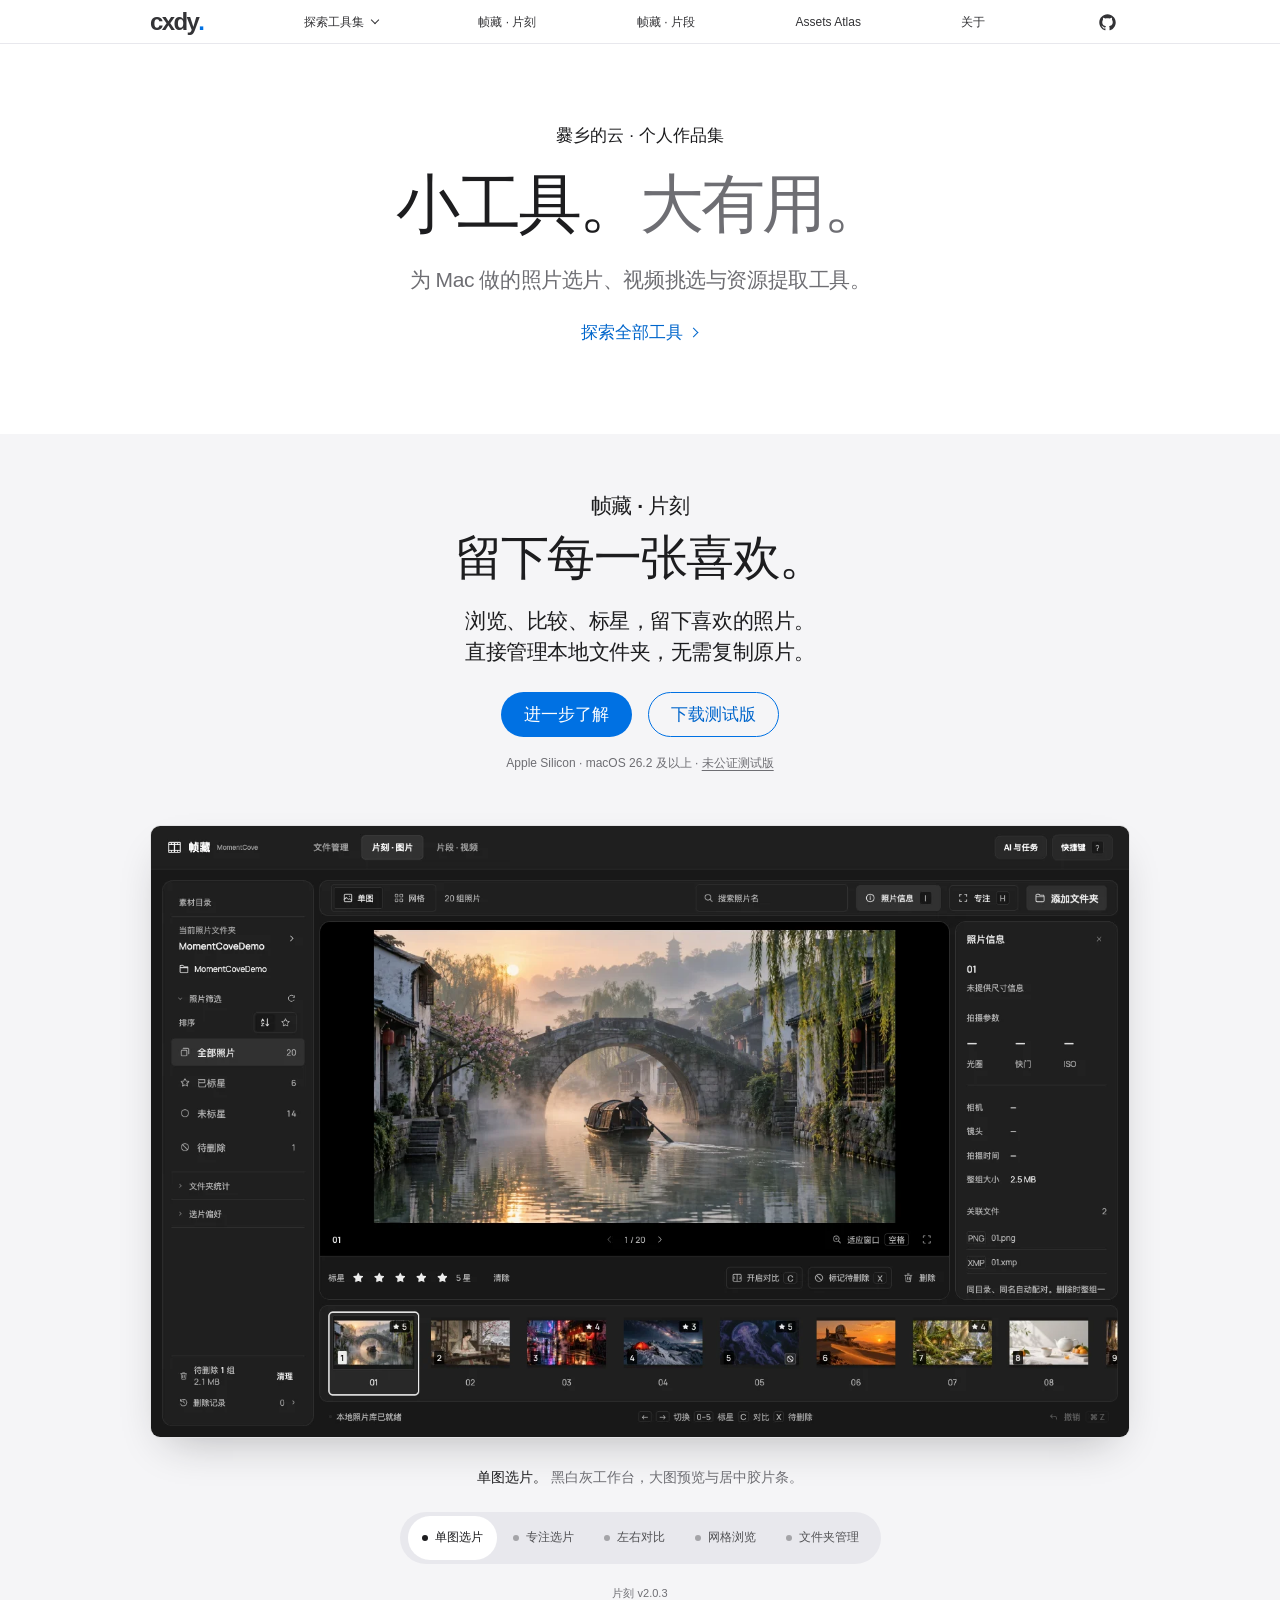
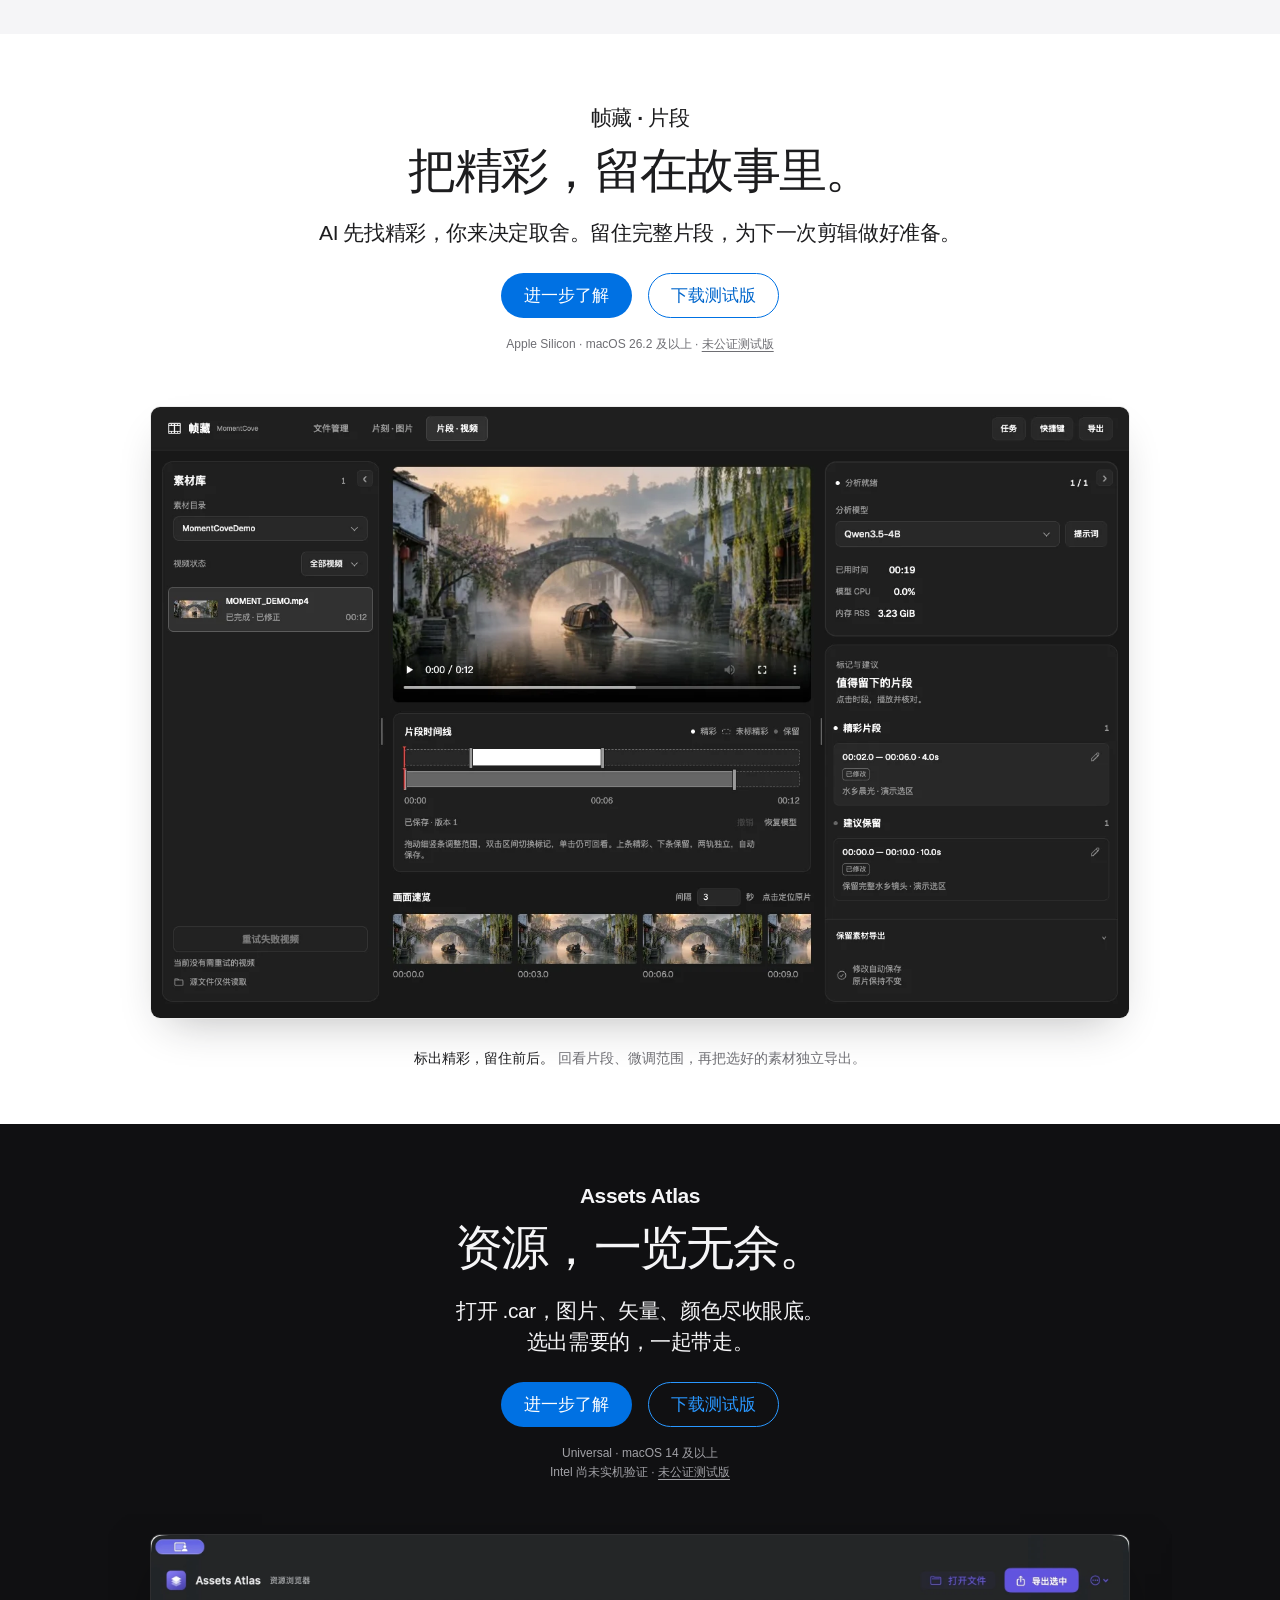
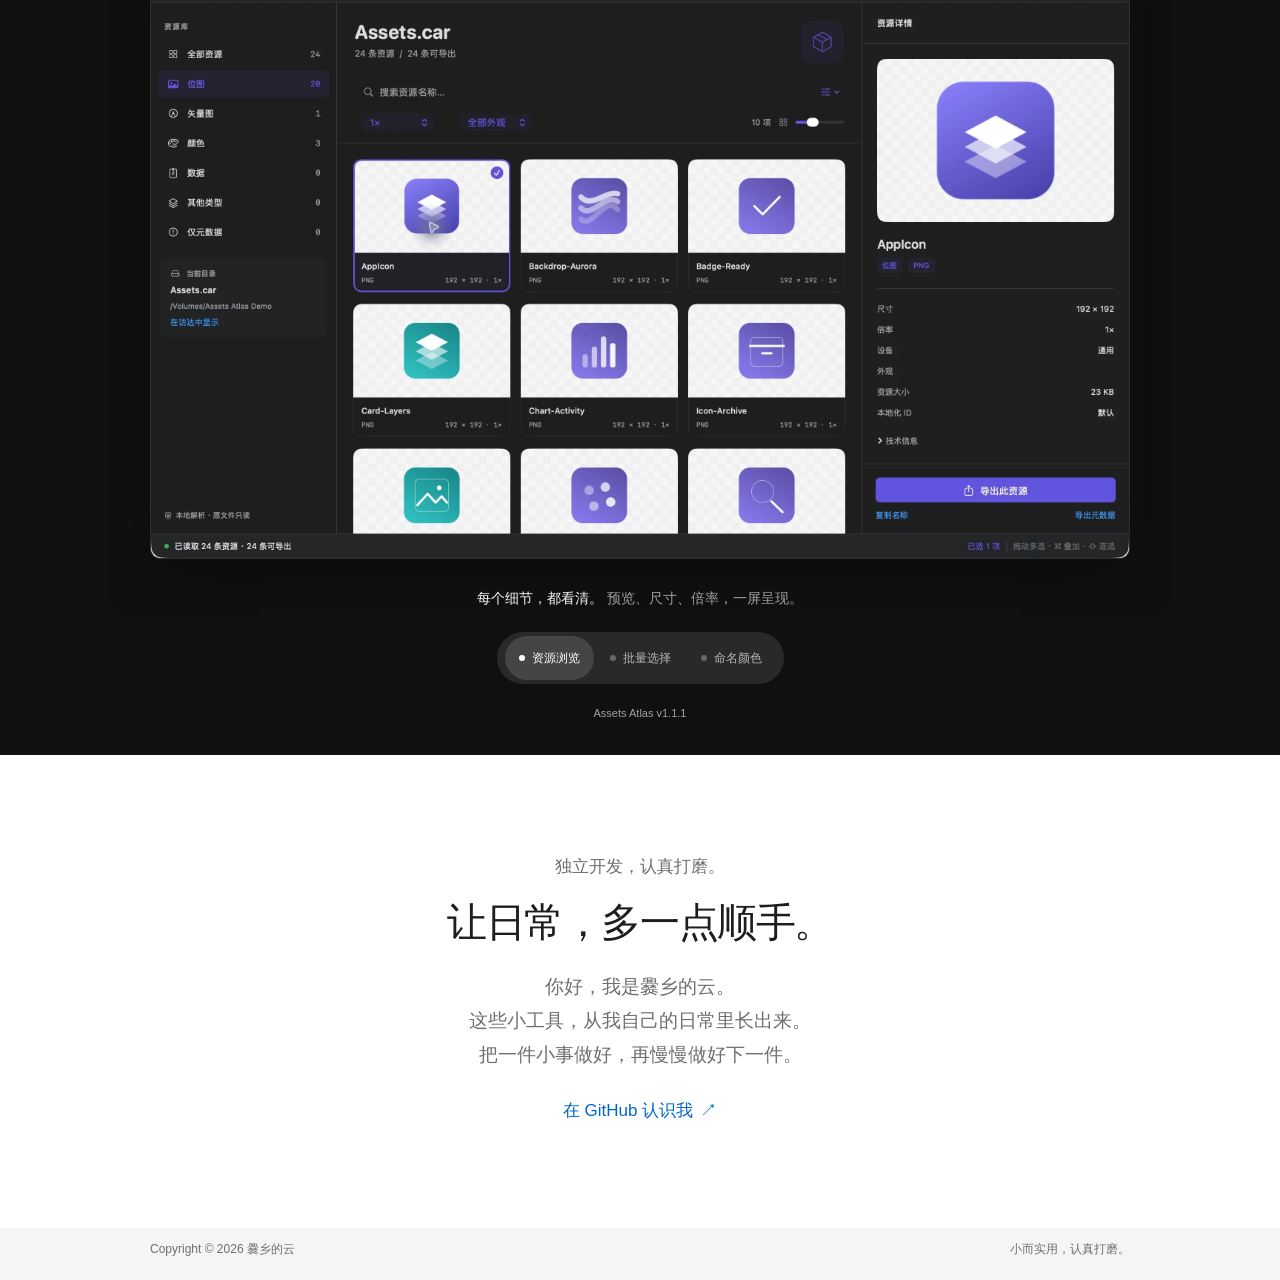
<file: index.html>
<!doctype html>
<html lang="zh-CN">
<head>
  <meta charset="utf-8">
  <meta name="viewport" content="width=device-width, initial-scale=1">
  <meta name="theme-color" content="#f5f5f7">
  <meta name="description" content="爨乡的云的个人作品集。片刻，留下每一张喜欢。片段，留下值得回看的故事。Assets Atlas，让资源一览无余。为 Mac 上的日常，做一点好用的改变。">
  <title>爨乡的云 · 小工具，大有用。</title>
  <link rel="icon" href="/assets/favicon.svg" type="image/svg+xml">
  <link rel="stylesheet" href="/assets/home.css?v=2.0.3">
  <script src="/assets/home.js" defer></script>
</head>
<body>
  <a class="skip-link" href="#main">跳到主要内容</a>
  <header class="global-header">
    <nav class="global-nav" aria-label="主导航">
      <a class="wordmark" href="/" aria-label="爨乡的云首页">cxdy<span>.</span></a>
      <details class="nav-menu">
        <summary><span class="desktop-label">探索工具集</span><span class="mobile-label">菜单</span><span class="menu-glyph" aria-hidden="true"></span></summary>
        <div class="nav-panel">
          <div class="nav-panel-inner">
            <div class="nav-products"><p>为日常，做一点好用的改变。</p>
              <a href="/cook-photo/"><span class="nav-app-icon nav-photo-icon" aria-hidden="true"></span><span class="nav-product-copy"><strong>帧藏 · 片刻</strong><small>留下每一张喜欢。</small></span><span class="nav-arrow" aria-hidden="true">›</span></a>
              <a href="/video-select/"><span class="nav-app-icon nav-video-icon" aria-hidden="true"></span><span class="nav-product-copy"><strong>帧藏 · 片段</strong><small>把精彩，留在故事里。</small></span><span class="nav-arrow" aria-hidden="true">›</span></a>
              <a href="/assets-atlas/"><img class="nav-app-icon" src="/assets/images/assets-atlas-icon.png" width="48" height="48" alt=""><span class="nav-product-copy"><strong>Assets Atlas</strong><small>资源，一览无余。</small></span><span class="nav-arrow" aria-hidden="true">›</span></a>
            </div>
            <div class="nav-more"><p>进一步了解</p><a href="#collection">所有工具</a><a href="#about">关于这个空间</a><a href="https://github.com/cxdyun" target="_blank" rel="noopener noreferrer">在 GitHub 关注<span class="sr-only">（在新标签页打开）</span><span aria-hidden="true"> ↗</span></a></div>
          </div>
        </div>
      </details>
      <a class="desktop-product" href="/cook-photo/">帧藏 · 片刻</a>
      <a class="desktop-product" href="/video-select/">帧藏 · 片段</a>
      <a class="desktop-product" href="/assets-atlas/">Assets Atlas</a>
      <a class="desktop-product" href="#about">关于</a>
      <a class="github-link" href="https://github.com/cxdyun" target="_blank" rel="noopener noreferrer" aria-label="GitHub（在新标签页打开）"><span class="github-icon" aria-hidden="true"></span></a>
    </nav>
  </header>
  <div class="menu-scrim" aria-hidden="true"></div>
  <main id="main" tabindex="-1">
    <section class="intro" aria-labelledby="intro-title">
      <p class="eyebrow">爨乡的云 · 个人作品集</p>
      <h1 id="intro-title">小工具。<span>大有用。</span></h1>
      <p class="intro-description">为 Mac 做的照片选片、视频挑选与资源提取工具。</p>
      <a class="text-link" href="#collection">探索全部工具 <span class="chevron" aria-hidden="true"></span></a>
    </section>
    <div class="collection" id="collection">
      <section class="product photo-product" aria-labelledby="photo-title">
        <div class="product-heading">
          <p class="product-category">帧藏 · 片刻</p>
          <h2 id="photo-title">留下每一张喜欢。</h2>
          <p class="product-description">浏览、比较、标星，留下喜欢的照片。<br>直接管理本地文件夹，无需复制原片。</p>
          <div class="product-actions">
            <a class="button" href="/cook-photo/">进一步了解<span class="sr-only">帧藏 · 片刻</span></a>
            <a class="button button-outline" href="https://github.com/cxdyun/cxdy-top/releases/download/cxdy-moment-v2.0.7/cxdy-moment-2.0.7-arm64.dmg">下载测试版<span class="sr-only">（帧藏 2.0.7，DMG，Apple Silicon）</span></a>
          </div>
          <p class="product-compatibility">Apple Silicon · macOS 26.2 及以上 · <a href="/cook-photo/#guide-title">未公证测试版</a></p>
        </div>
        <div class="gallery" data-gallery><div class="gallery-track" id="photo-gallery" tabindex="0" role="region" aria-roledescription="轮播图" aria-label="片刻真实界面，可横向滚动浏览"><figure class="gallery-slide"><a class="screenshot-link" href="/assets/images/cook-photo-single.webp?v=2.0.3" target="_blank" rel="noopener" aria-label="查看单图选片原尺寸截图（在新标签页打开）"><img src="/assets/images/cook-photo-single.webp?v=2.0.3" width="1440" height="900" fetchpriority="high" decoding="async" alt="片刻 2.0.3 单图选片真实界面：黑白灰工作台，大图预览与居中胶片条。"></a><figcaption><strong>单图选片。</strong> 黑白灰工作台，大图预览与居中胶片条。</figcaption></figure>
<figure class="gallery-slide"><a class="screenshot-link" href="/assets/images/cook-photo-focus.webp?v=2.0.3" target="_blank" rel="noopener" aria-label="查看专注选片原尺寸截图（在新标签页打开）"><img src="/assets/images/cook-photo-focus.webp?v=2.0.3" width="1440" height="900" loading="lazy" decoding="async" alt="片刻 2.0.3 专注选片真实界面：按 H 收起四周面板，把空间留给照片。"></a><figcaption><strong>专注选片。</strong> 按 H 收起四周面板，把空间留给照片。</figcaption></figure>
<figure class="gallery-slide"><a class="screenshot-link" href="/assets/images/cook-photo-compare.webp?v=2.0.3" target="_blank" rel="noopener" aria-label="查看左右对比原尺寸截图（在新标签页打开）"><img src="/assets/images/cook-photo-compare.webp?v=2.0.3" width="1440" height="900" loading="lazy" decoding="async" alt="片刻 2.0.3 左右对比真实界面：按 C 并排比较，放大查看细节。"></a><figcaption><strong>左右对比。</strong> 按 C 并排比较，放大查看细节。</figcaption></figure>
<figure class="gallery-slide"><a class="screenshot-link" href="/assets/images/cook-photo-grid.webp?v=2.0.3" target="_blank" rel="noopener" aria-label="查看网格浏览原尺寸截图（在新标签页打开）"><img src="/assets/images/cook-photo-grid.webp?v=2.0.3" width="1440" height="900" loading="lazy" decoding="async" alt="片刻 2.0.3 网格浏览真实界面：一屏浏览整组照片，白色轮廓标示当前选择。"></a><figcaption><strong>网格浏览。</strong> 一屏浏览整组照片，白色轮廓标示当前选择。</figcaption></figure>
<figure class="gallery-slide"><a class="screenshot-link" href="/assets/images/cook-photo-folders.webp?v=2.0.3" target="_blank" rel="noopener" aria-label="查看文件夹管理原尺寸截图（在新标签页打开）"><img src="/assets/images/cook-photo-folders.webp?v=2.0.3" width="1440" height="900" loading="lazy" decoding="async" alt="片刻 2.0.3 文件夹管理真实界面：记住本地目录，切换后继续上次的挑选。"></a><figcaption><strong>文件夹管理。</strong> 记住本地目录，切换后继续上次的挑选。</figcaption></figure></div><div class="gallery-controls" role="group" aria-label="切换片刻截图" hidden><button type="button" aria-controls="photo-gallery" aria-pressed="true"><span class="gallery-dot" aria-hidden="true"></span>单图选片</button>
<button type="button" aria-controls="photo-gallery" aria-pressed="false"><span class="gallery-dot" aria-hidden="true"></span>专注选片</button>
<button type="button" aria-controls="photo-gallery" aria-pressed="false"><span class="gallery-dot" aria-hidden="true"></span>左右对比</button>
<button type="button" aria-controls="photo-gallery" aria-pressed="false"><span class="gallery-dot" aria-hidden="true"></span>网格浏览</button>
<button type="button" aria-controls="photo-gallery" aria-pressed="false"><span class="gallery-dot" aria-hidden="true"></span>文件夹管理</button></div><p class="sr-only gallery-status" aria-live="polite" aria-atomic="true"></p></div>
        <p class="screenshot-note">片刻 v2.0.3</p>
      </section>
      <section class="product video-product" aria-labelledby="video-title">
        <div class="product-heading"><p class="product-category">帧藏 · 片段</p><h2 id="video-title">把精彩，留在故事里。</h2><p class="product-description">AI 先找精彩，你来决定取舍。<br class="mobile-break">留住完整片段，为下一次剪辑做好准备。</p><div class="product-actions"><a class="button" href="/video-select/">进一步了解<span class="sr-only">帧藏 · 片段</span></a><a class="button button-outline" href="https://github.com/cxdyun/cxdy-top/releases/download/cxdy-moment-v2.0.7/cxdy-moment-2.0.7-arm64.dmg">下载测试版<span class="sr-only">（帧藏 2.0.7，DMG，Apple Silicon）</span></a></div><p class="product-compatibility">Apple Silicon · macOS 26.2 及以上 · <a href="/video-select/#guide-title">未公证测试版</a></p></div>
        <div class="gallery"><figure class="gallery-slide"><a href="/video-select/"><img src="/assets/images/moment-video.webp?v=2.0.3" alt="片段实际界面：视频预览、精彩与保留双轨、模型状态和人工备注。演示视频由作者授权图片制作。" width="1440" height="900" loading="lazy" decoding="async"></a><figcaption><strong>标出精彩，留住前后。</strong> 回看片段、微调范围，再把选好的素材独立导出。</figcaption></figure></div>
      </section>
      <section class="product atlas-product" aria-labelledby="atlas-title">
        <div class="product-heading">
          <p class="product-category">Assets Atlas</p>
          <h2 id="atlas-title">资源，一览无余。</h2>
          <p class="product-description">打开 .car，图片、矢量、颜色尽收眼底。<br>选出需要的，一起带走。</p>
          <div class="product-actions">
            <a class="button" href="/assets-atlas/">进一步了解<span class="sr-only">Assets Atlas</span></a>
            <a class="button button-outline" href="https://github.com/cxdyun/cxdy-top/releases/download/assets-atlas-v1.1.1/Assets-Atlas-1.1.1-universal.zip">下载测试版<span class="sr-only">（Assets Atlas 1.1.1，ZIP，Universal）</span></a>
          </div>
          <p class="product-compatibility">Universal · macOS 14 及以上<br>Intel 尚未实机验证 · <a href="/assets-atlas/#guide-title">未公证测试版</a></p>
        </div>
        <div class="gallery" data-gallery>
          <div class="gallery-track" id="atlas-gallery" tabindex="0" role="region" aria-roledescription="轮播图" aria-label="Assets Atlas 真实界面，可横向滚动浏览">
            <figure class="gallery-slide">
              <a href="/assets/images/assets-atlas-library.webp" target="_blank" rel="noopener" aria-label="查看资源浏览原尺寸截图（在新标签页打开）"><img src="/assets/images/assets-atlas-library.webp" alt="Assets Atlas 资源浏览界面，左侧分类、中间图标网格、右侧预览与导出信息。" width="2640" height="1680" loading="lazy" decoding="async"></a>
              <figcaption><strong>每个细节，都看清。</strong> 预览、尺寸、倍率，一屏呈现。</figcaption>
            </figure>
            <figure class="gallery-slide">
              <a href="/assets/images/assets-atlas-selection.webp" target="_blank" rel="noopener" aria-label="查看批量选择原尺寸截图（在新标签页打开）"><img src="/assets/images/assets-atlas-selection.webp" alt="Assets Atlas 批量选择界面，十项资源以边框标记选中，可一并导出。" width="2640" height="1680" loading="lazy" decoding="async"></a>
              <figcaption><strong>选好，一起带走。</strong> 从一个图标，到一组资源。</figcaption>
            </figure>
            <figure class="gallery-slide">
              <a href="/assets/images/assets-atlas-colors.webp" target="_blank" rel="noopener" aria-label="查看命名颜色原尺寸截图（在新标签页打开）"><img src="/assets/images/assets-atlas-colors.webp" alt="Assets Atlas 命名颜色界面，显示颜色列表、紫色预览及 JSON 导出入口。" width="2640" height="1680" loading="lazy" decoding="async"></a>
              <figcaption><strong>好颜色，也有据可查。</strong> 查看颜色分量，导出 JSON。</figcaption>
            </figure>
          </div>
          <div class="gallery-controls" role="group" aria-label="切换 Assets Atlas 截图" hidden>
            <button type="button" aria-controls="atlas-gallery" aria-pressed="true"><span class="gallery-dot" aria-hidden="true"></span>资源浏览</button>
            <button type="button" aria-controls="atlas-gallery" aria-pressed="false"><span class="gallery-dot" aria-hidden="true"></span>批量选择</button>
            <button type="button" aria-controls="atlas-gallery" aria-pressed="false"><span class="gallery-dot" aria-hidden="true"></span>命名颜色</button>
          </div>
          <p class="sr-only gallery-status" aria-live="polite" aria-atomic="true"></p>
        </div>
        <p class="screenshot-note">Assets Atlas v1.1.1</p>
      </section>
    </div>
    <section class="about" id="about" aria-labelledby="about-title">
      <p class="eyebrow">独立开发，认真打磨。</p>
      <h2 id="about-title">让日常，<br class="mobile-break">多一点顺手。</h2>
      <p>你好，我是爨乡的云。<br>这些小工具，从我自己的日常里长出来。<br>把一件小事做好，再慢慢做好下一件。</p>
      <a class="text-link" href="https://github.com/cxdyun" target="_blank" rel="noopener noreferrer">在 GitHub 认识我 <span aria-hidden="true">↗</span><span class="sr-only">（在新标签页打开）</span></a>
    </section>
  </main>
  <footer class="footer">
    <div class="footer-inner">
      <div class="footer-bottom"><span>Copyright © 2026 爨乡的云</span><span class="footer-signoff">小而实用，认真打磨。</span></div>
    </div>
  </footer>
</body>
</html>
</file>
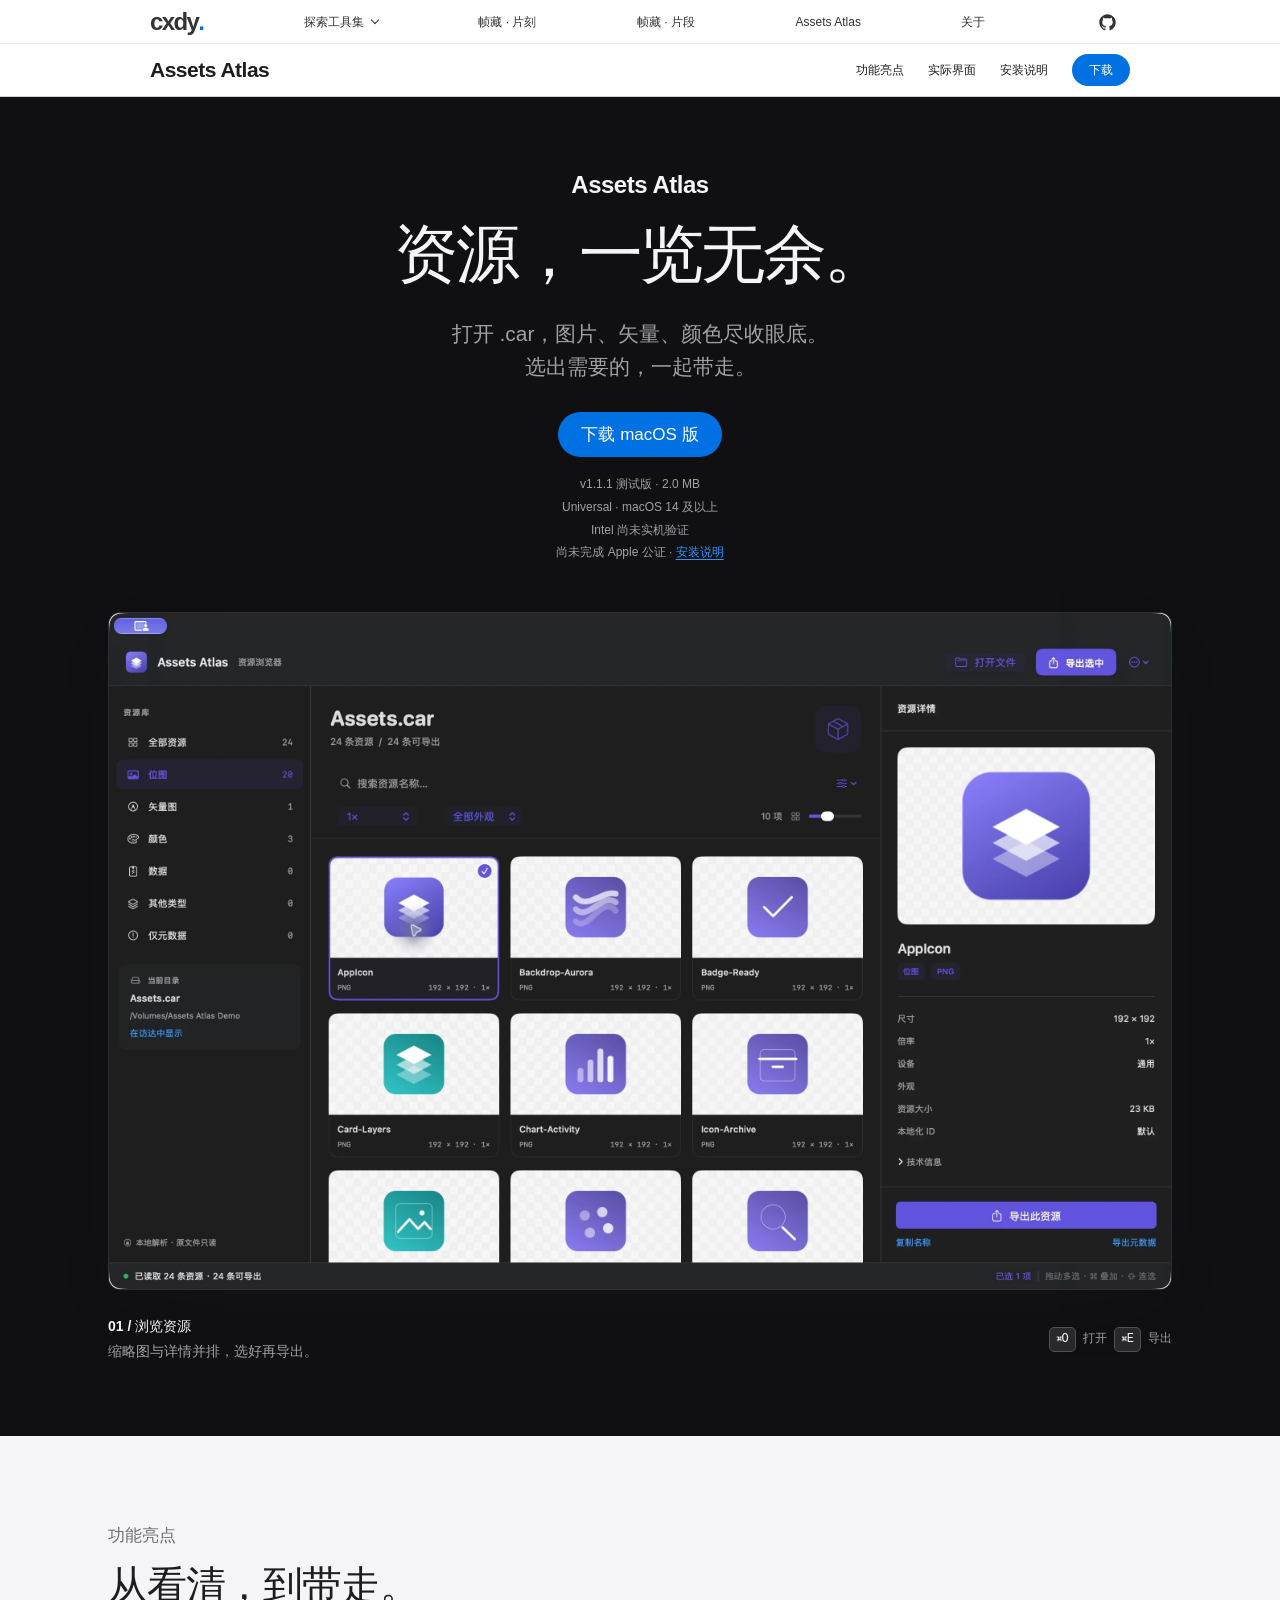
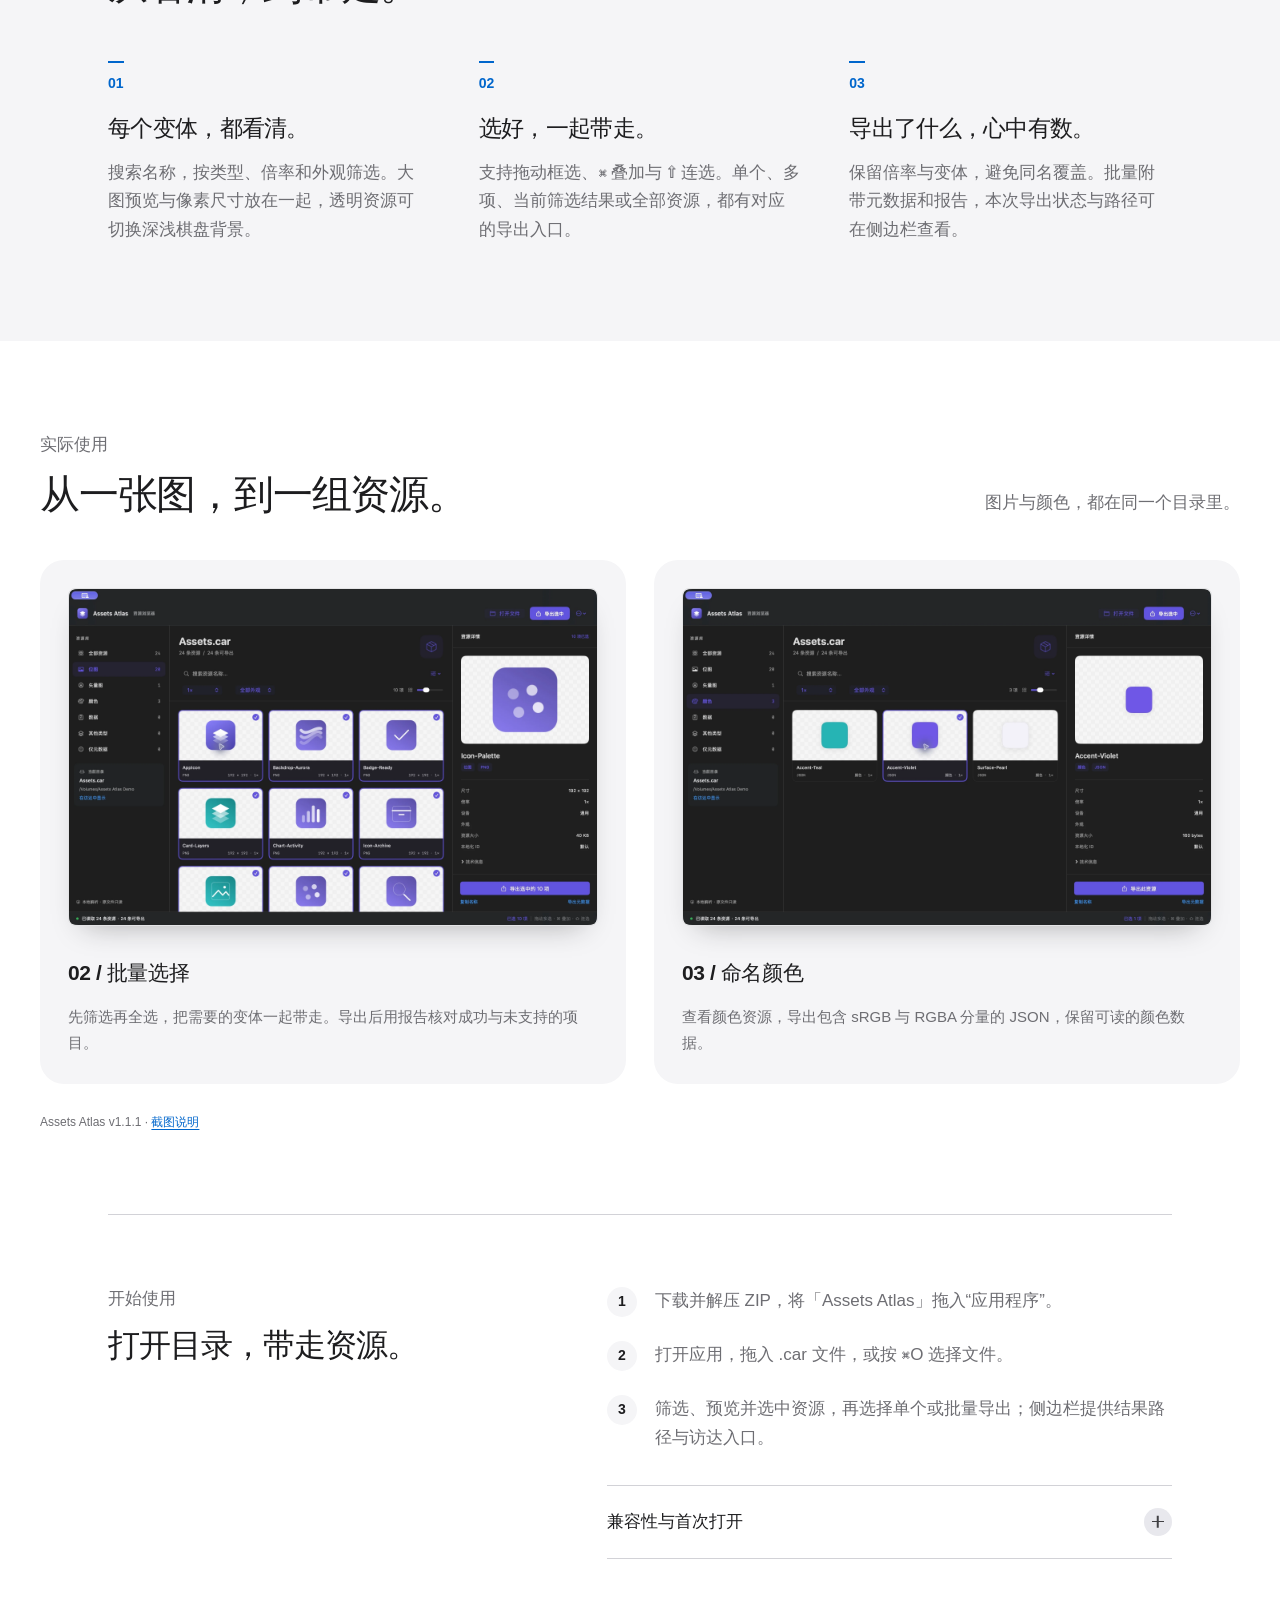
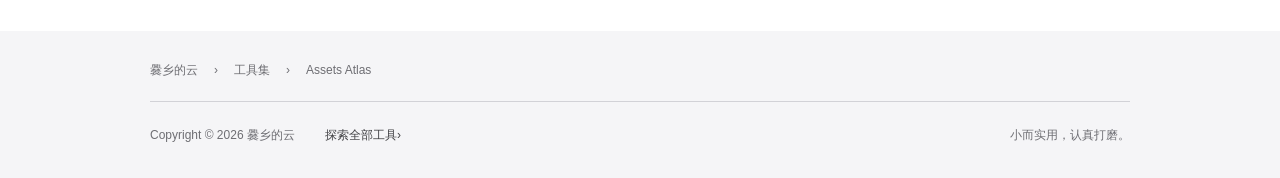
<file: assets-atlas/index.html>
<!doctype html>
<html lang="zh-CN">
<head>
  <meta charset="utf-8">
  <meta name="viewport" content="width=device-width, initial-scale=1">
  <meta name="theme-color" content="#f5f5f7">
  <meta name="description" content="Assets Atlas 是原生 macOS .car 资源浏览工具，支持图片、SVG、PDF 与颜色预览，鼠标多选、筛选与批量导出，全部在本机处理。">
  <meta property="og:title" content="Assets Atlas · 资源，一览无余。">
  <meta property="og:description" content="打开 Apple 编译资源目录，预览、筛选并导出图片、矢量与颜色。">
  <meta property="og:image" content="https://cxdy.top/assets/images/assets-atlas-library.webp">
  <meta property="og:url" content="https://cxdy.top/assets-atlas/">
  <meta property="og:type" content="website">
  <meta property="og:site_name" content="爨乡的云">
  <title>Assets Atlas · 爨乡的云</title>
  <link rel="icon" href="/assets/favicon.svg" type="image/svg+xml">
  <link rel="stylesheet" href="/assets/home.css?v=2.0.3">
  <link rel="stylesheet" href="/assets/site.css">
  <script src="/assets/home.js" defer></script>
</head>
<body class="detail-page atlas-detail">
  <a class="skip-link" href="#main">跳到主要内容</a>
  <header class="global-header">
    <nav class="global-nav" aria-label="主导航">
      <a class="wordmark" href="/" aria-label="爨乡的云首页">cxdy<span>.</span></a>
      <details class="nav-menu">
        <summary><span class="desktop-label">探索工具集</span><span class="mobile-label">菜单</span><span class="menu-glyph" aria-hidden="true"></span></summary>
        <div class="nav-panel">
          <div class="nav-panel-inner">
            <div class="nav-products"><p>为日常，做一点好用的改变。</p>
              <a href="/cook-photo/"><span class="nav-app-icon nav-photo-icon" aria-hidden="true"></span><span class="nav-product-copy"><strong>帧藏 · 片刻</strong><small>留下每一张喜欢。</small></span><span class="nav-arrow" aria-hidden="true">›</span></a>
              <a href="/video-select/"><span class="nav-app-icon nav-video-icon" aria-hidden="true"></span><span class="nav-product-copy"><strong>帧藏 · 片段</strong><small>把精彩，留在故事里。</small></span><span class="nav-arrow" aria-hidden="true">›</span></a>
              <a href="/assets-atlas/"><img class="nav-app-icon" src="/assets/images/assets-atlas-icon.png" width="48" height="48" alt=""><span class="nav-product-copy"><strong>Assets Atlas</strong><small>资源，一览无余。</small></span><span class="nav-arrow" aria-hidden="true">›</span></a>
            </div>
            <div class="nav-more"><p>进一步了解</p><a href="/#collection">所有工具</a><a href="/#about">关于这个空间</a><a href="https://github.com/cxdyun" target="_blank" rel="noopener noreferrer">在 GitHub 关注<span class="sr-only">（在新标签页打开）</span><span aria-hidden="true"> ↗</span></a></div>
          </div>
        </div>
      </details>
      <a class="desktop-product" href="/cook-photo/">帧藏 · 片刻</a>
      <a class="desktop-product" href="/video-select/">帧藏 · 片段</a>
      <a class="desktop-product" href="/assets-atlas/">Assets Atlas</a>
      <a class="desktop-product" href="/#about">关于</a>
      <a class="github-link" href="https://github.com/cxdyun" target="_blank" rel="noopener noreferrer" aria-label="GitHub（在新标签页打开）"><span class="github-icon" aria-hidden="true"></span></a>
    </nav>
  </header>
  <div class="menu-scrim" aria-hidden="true"></div>
  <div class="local-nav">
    <nav class="local-nav-inner" aria-label="Assets Atlas产品导航">
      <a class="local-title" href="#overview">Assets Atlas</a>
      <div class="local-links"><a class="local-overview" href="#features">功能亮点</a><a class="local-screens" href="#screens-title">实际界面</a><a href="#guide-title">安装说明</a><a class="button local-download" href="https://github.com/cxdyun/cxdy-top/releases/download/assets-atlas-v1.1.1/Assets-Atlas-1.1.1-universal.zip">下载<span class="sr-only">Assets Atlas测试版</span></a></div>
    </nav>
  </div>
    <main class="tool-page" id="main" tabindex="-1">
      <section class="tool-hero release-hero" id="overview" aria-labelledby="tool-title">
        <div class="tool-copy">
          <h1 id="tool-title">Assets Atlas</h1>
          <p class="tool-lead">资源，一览无余。</p>
          <p class="tool-description">打开 .car，图片、矢量、颜色尽收眼底。<br>选出需要的，一起带走。</p>
        </div>
        <div class="release-download">
          <a class="button primary-link" href="https://github.com/cxdyun/cxdy-top/releases/download/assets-atlas-v1.1.1/Assets-Atlas-1.1.1-universal.zip">下载 macOS 版<span class="sr-only">（ZIP 安装包，Universal）</span></a>
          <p class="runtime-note">v1.1.1 测试版 · 2.0 MB<br>Universal · macOS 14 及以上<br>Intel 尚未实机验证<br>尚未完成 Apple 公证 · <a href="#guide-title">安装说明</a></p>
        </div>
      </section>
      <figure class="product-shot hero-shot">
        <a class="screenshot-link" href="/assets/images/assets-atlas-library.webp" target="_blank" rel="noopener" aria-label="查看资源浏览原尺寸截图（在新标签页打开）"><img src="/assets/images/assets-atlas-library.webp" alt="Assets Atlas 真实界面：左侧按资源类型分类，中间显示紫色和青绿色演示图标，右侧预览选中的 AppIcon 并显示像素尺寸、倍率和导出按钮。" width="2640" height="1680" fetchpriority="high" decoding="async"></a>
        <figcaption><span><b>01 / 浏览资源</b> 缩略图与详情并排，选好再导出。</span><span class="shot-shortcut"><kbd>⌘O</kbd> 打开 <kbd>⌘E</kbd> 导出</span></figcaption>
      </figure>
      <section class="tool-features" id="features" aria-labelledby="features-title">
        <div class="feature-heading"><p class="eyebrow">功能亮点</p><h2 id="features-title">从看清，到带走。</h2></div>
        <div class="feature-grid">
        <div><span class="feature-index">01</span><h3>每个变体，都看清。</h3><p>搜索名称，按类型、倍率和外观筛选。大图预览与像素尺寸放在一起，透明资源可切换深浅棋盘背景。</p></div>
        <div><span class="feature-index">02</span><h3>选好，一起带走。</h3><p>支持拖动框选、⌘ 叠加与 ⇧ 连选。单个、多项、当前筛选结果或全部资源，都有对应的导出入口。</p></div>
        <div><span class="feature-index">03</span><h3>导出了什么，心中有数。</h3><p>保留倍率与变体，避免同名覆盖。批量附带元数据和报告，本次导出状态与路径可在侧边栏查看。</p></div>
        </div>
      </section>
      <section class="screen-gallery" aria-labelledby="screens-title">
        <div class="gallery-heading"><div><p class="eyebrow">实际使用</p><h2 id="screens-title">从一张图，到一组资源。</h2></div><p>图片与颜色，都在同一个目录里。</p></div>
        <div class="screen-pair">
          <figure class="product-shot"><a class="screenshot-link" href="/assets/images/assets-atlas-selection.webp" target="_blank" rel="noopener" aria-label="查看批量选择原尺寸截图（在新标签页打开）"><img src="/assets/images/assets-atlas-selection.webp" alt="批量选择真实界面：十项资源以紫色边框标为选中，详情区显示导出选中的十项。" width="2640" height="1680" loading="lazy" decoding="async"></a><figcaption><b>02 / 批量选择</b><p>先筛选再全选，把需要的变体一起带走。导出后用报告核对成功与未支持的项目。</p></figcaption></figure>
          <figure class="product-shot"><a class="screenshot-link" href="/assets/images/assets-atlas-colors.webp" target="_blank" rel="noopener" aria-label="查看命名颜色原尺寸截图（在新标签页打开）"><img src="/assets/images/assets-atlas-colors.webp" alt="命名颜色真实界面：青绿、紫色和浅色三种演示颜色，右侧预览紫色并提供 JSON 导出。" width="2640" height="1680" loading="lazy" decoding="async"></a><figcaption><b>03 / 命名颜色</b><p>查看颜色资源，导出包含 sRGB 与 RGBA 分量的 JSON，保留可读的颜色数据。</p></figcaption></figure>
        </div>
        <p class="screenshot-note">Assets Atlas v1.1.1 · <a href="/assets-atlas/截图说明.md">截图说明<span class="sr-only">（Markdown 文档）</span></a></p>
      </section>
      <section class="start-guide" aria-labelledby="guide-title">
        <div><p class="eyebrow">开始使用</p><h2 id="guide-title">打开目录，带走资源。</h2></div>
        <div class="guide-content">
          <ol><li><span>下载并解压 ZIP，将「Assets Atlas」拖入“应用程序”。</span></li><li><span>打开应用，拖入 .car 文件，或按 ⌘O 选择文件。</span></li><li><span>筛选、预览并选中资源，再选择单个或批量导出；侧边栏提供结果路径与访达入口。</span></li></ol>
          <details><summary>兼容性与首次打开<span class="details-plus" aria-hidden="true"></span></summary><p>当前为临时签名、未公证的测试构建。若系统阻止首次启动，请确认来自本站，再参考 <a href="https://support.apple.com/zh-cn/102445" target="_blank" rel="noopener noreferrer">Apple 官方说明</a> 使用系统提供的确认入口。安装包包含 Apple Silicon 与 Intel 两种架构；已在 Apple Silicon Mac 上运行验证，Intel 尚未实机验证。</p><p>位图导出为 PNG；SVG、PDF 在系统支持时保留矢量，颜色导出 JSON，原始数据导出 BIN。部分图层容器与矢量符号只能提供元数据，报告会明确列出；不保证还原全部编译前信息，也不修改原 .car 文件。</p><p><a href="https://github.com/cxdyun/cxdy-top/releases/tag/assets-atlas-v1.1.1">发行说明</a> · <a href="https://github.com/cxdyun/cxdy-top/releases/download/assets-atlas-v1.1.1/Assets-Atlas-1.1.1-universal.zip.sha256">SHA-256 校验文件</a></p></details>
        </div>
      </section>
    </main>
    <footer class="footer">
      <div class="footer-inner">
        <nav class="footer-breadcrumb" aria-label="面包屑导航"><a href="/">爨乡的云</a><span aria-hidden="true">›</span><a href="/#collection">工具集</a><span aria-hidden="true">›</span><span>Assets Atlas</span></nav>
        <div class="footer-bottom"><span>Copyright © 2026 爨乡的云</span><a href="/">探索全部工具 <span aria-hidden="true">›</span></a><span class="footer-signoff">小而实用，认真打磨。</span></div>
      </div>
    </footer>
</body>
</html>
</file>
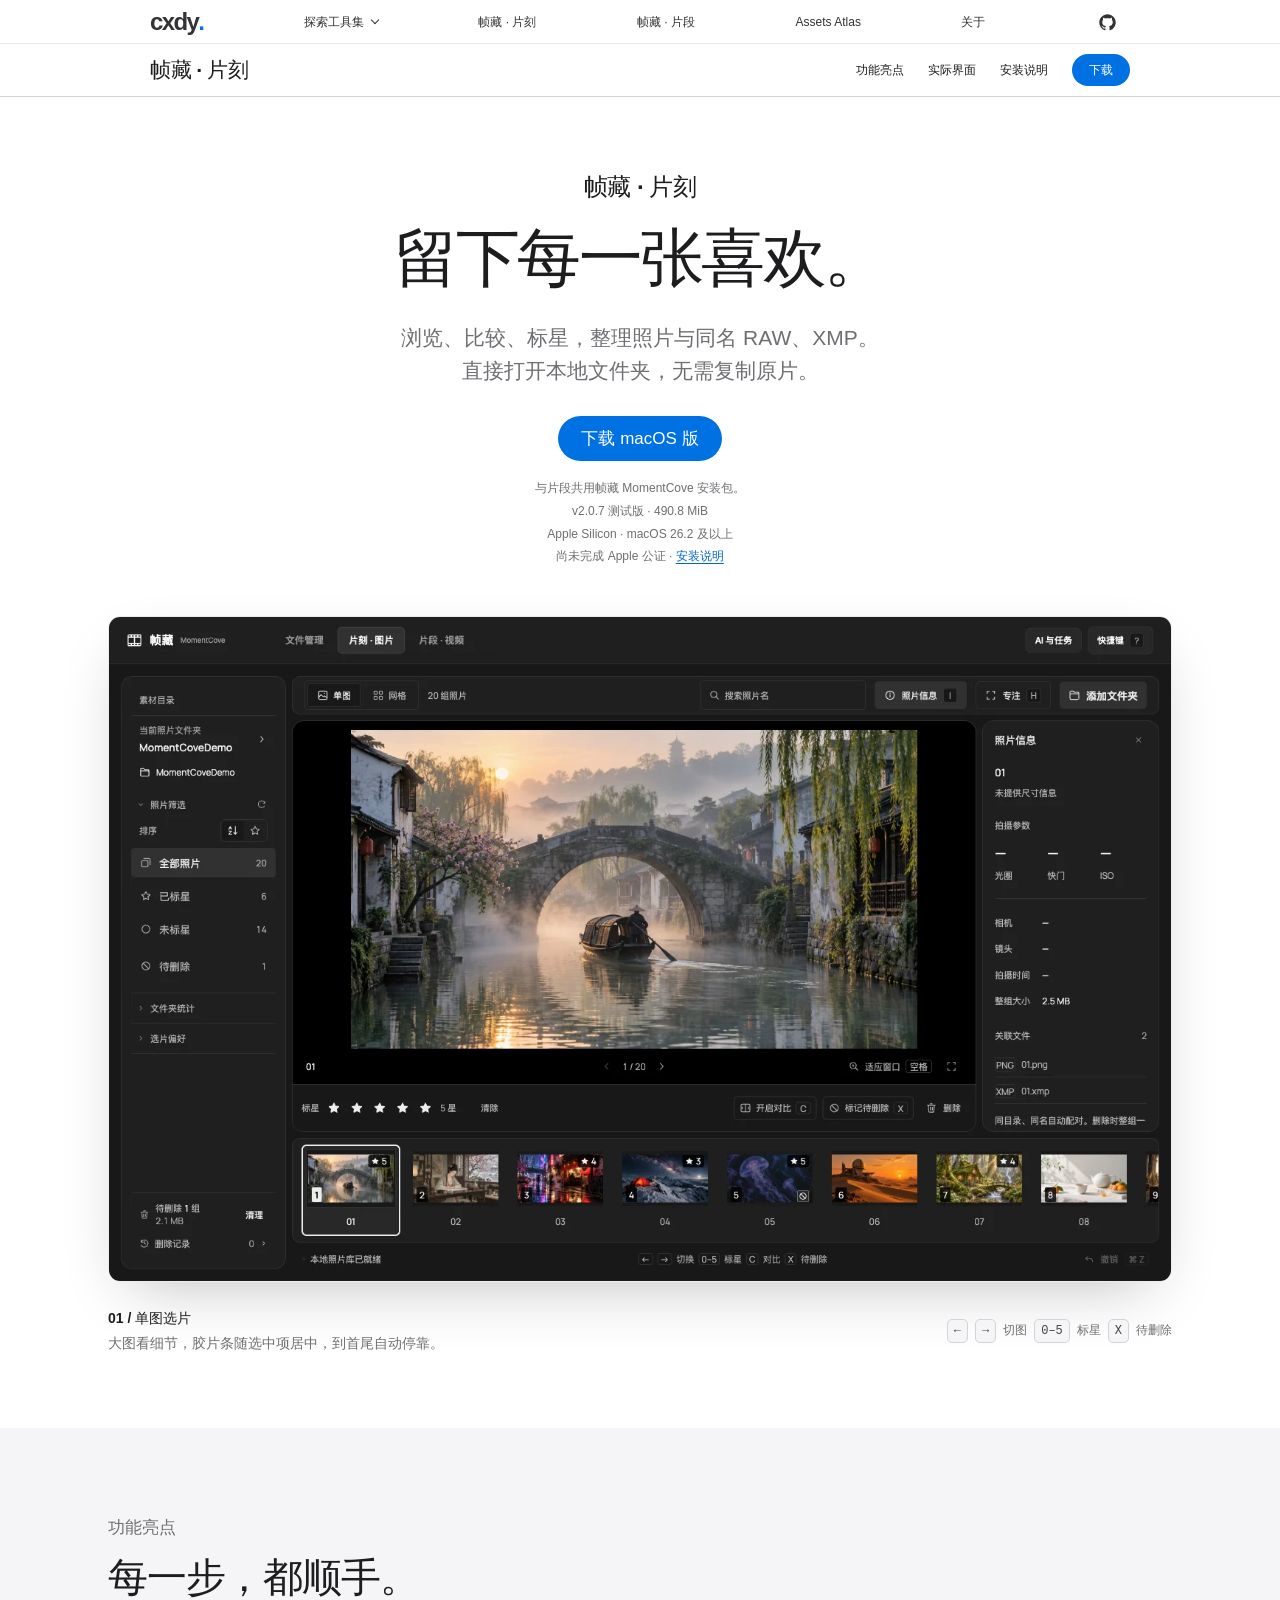
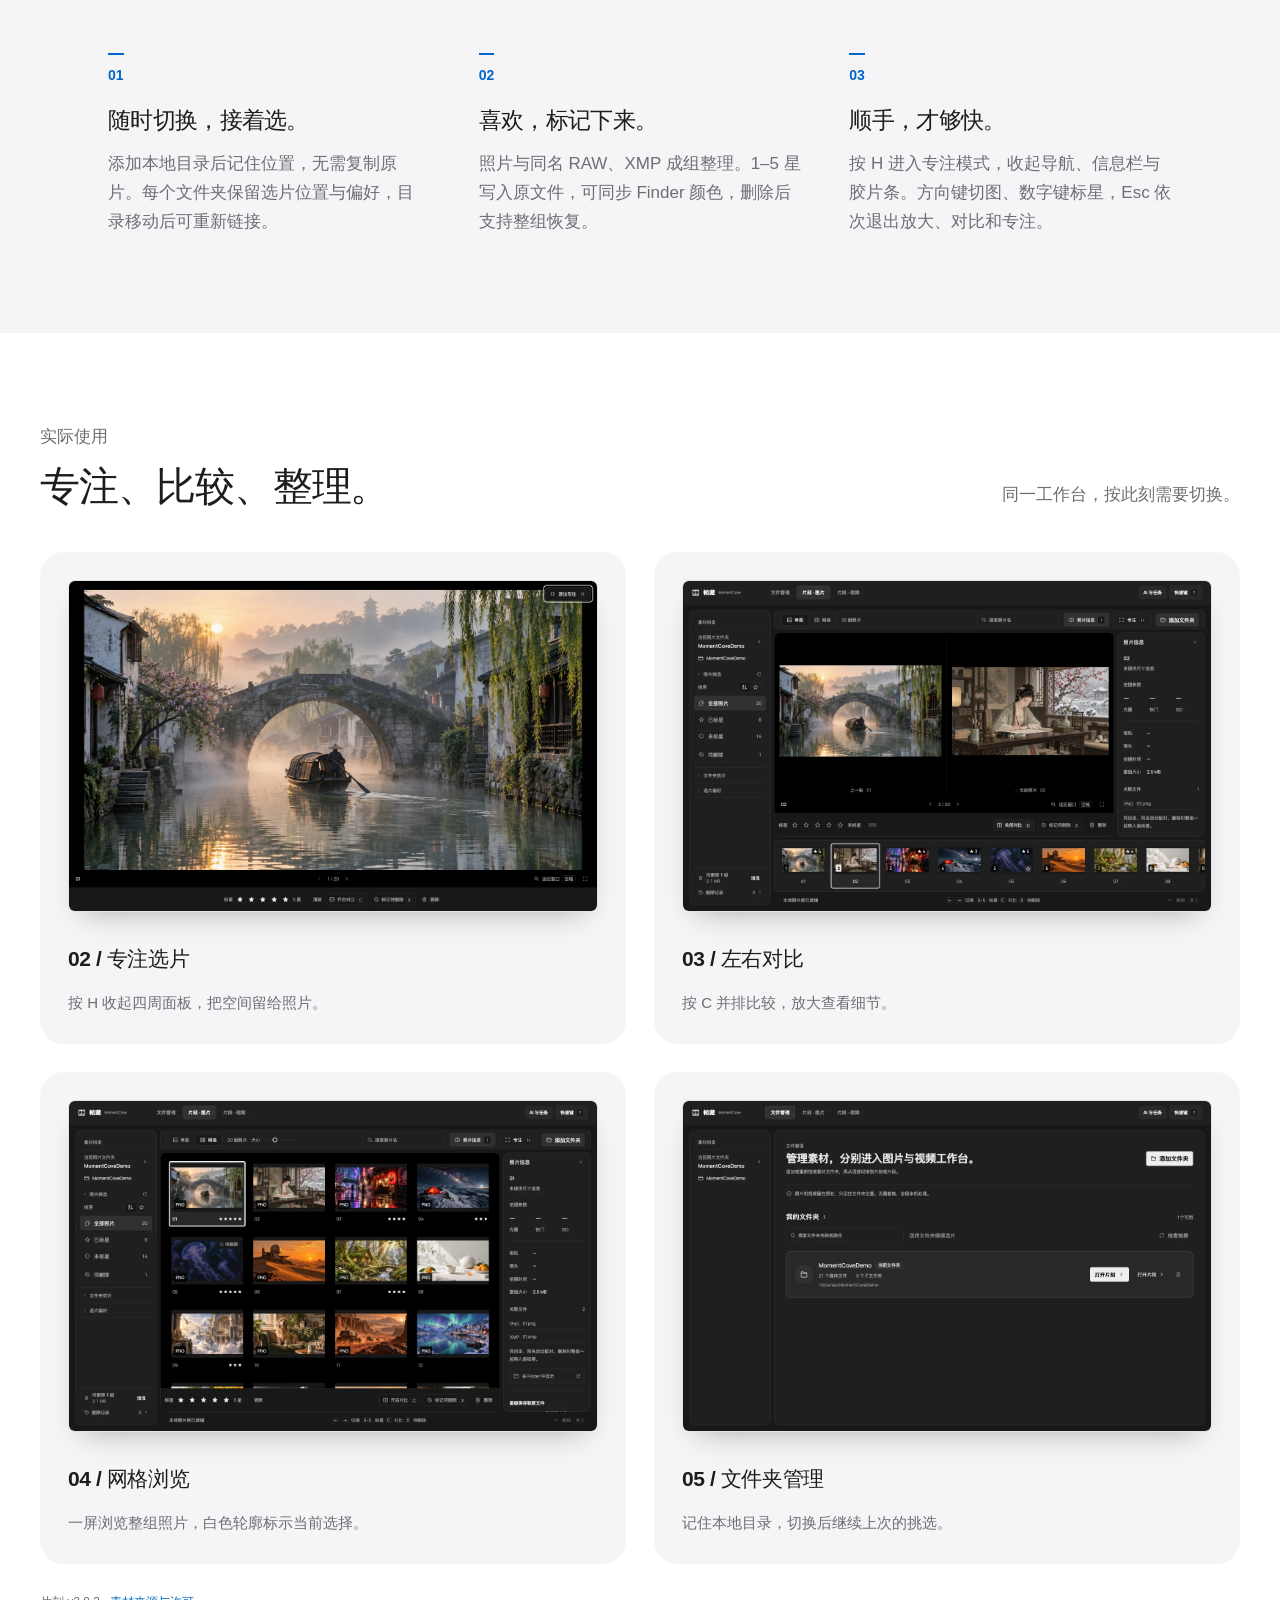
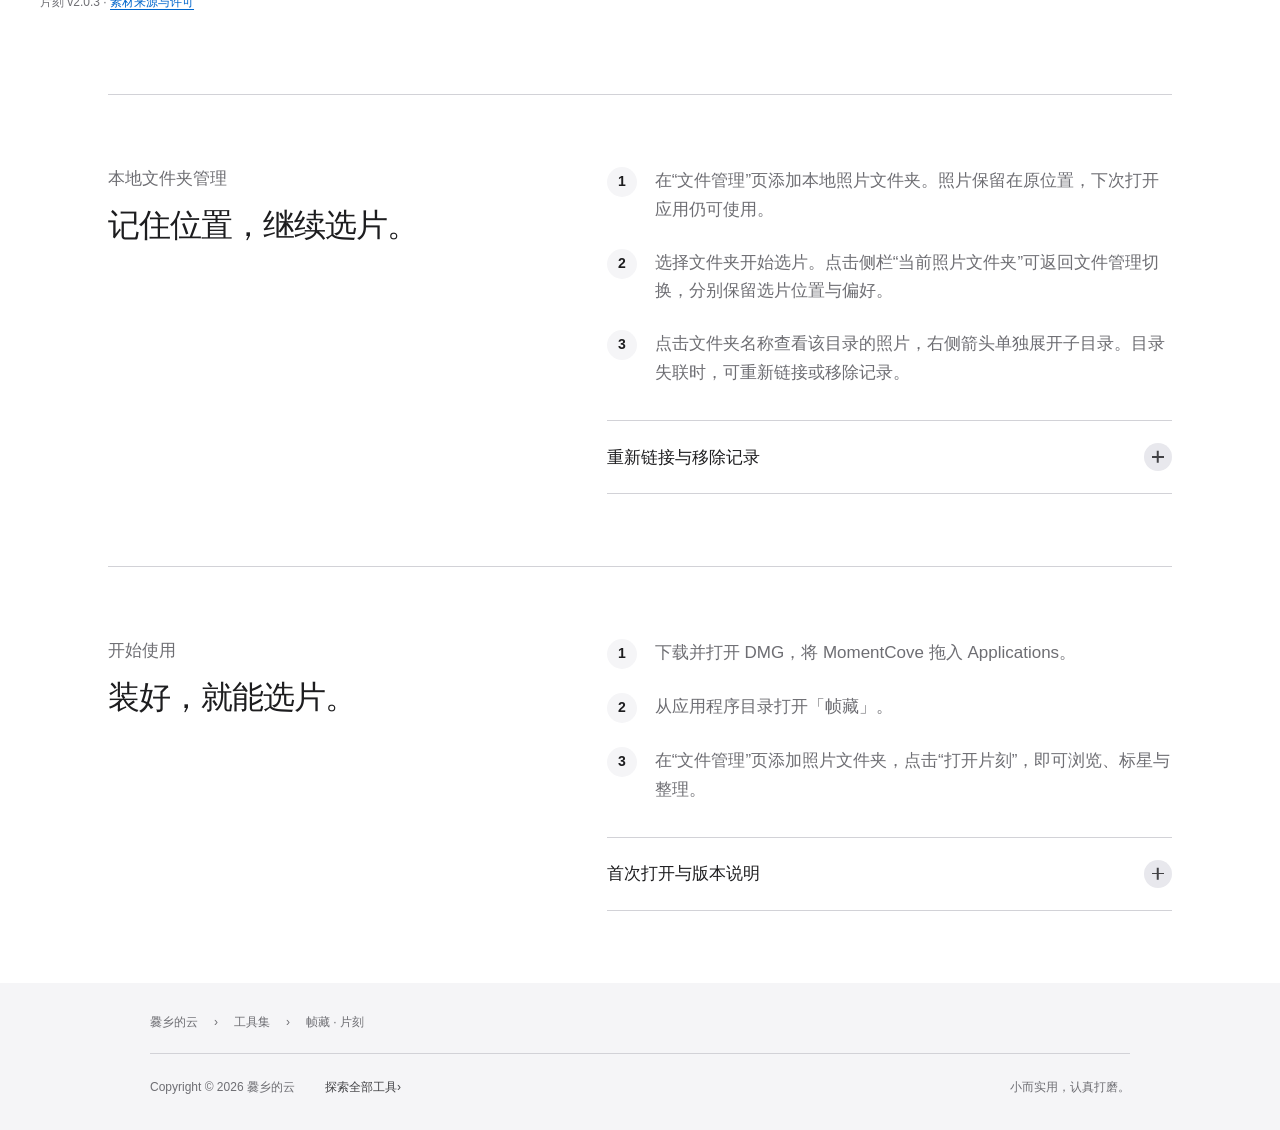
<file: cook-photo/index.html>
<!doctype html>
<html lang="zh-CN">
<head>
  <meta charset="utf-8">
  <meta name="viewport" content="width=device-width, initial-scale=1">
  <meta name="theme-color" content="#f5f5f7">
  <meta name="description" content="下载帧藏 MomentCove 2.0.7，使用片刻图片工作台。黑白灰暗色主题、H 一键专注、居中胶片条、本地文件夹管理、照片标星与 RAW 整理。">
  <meta property="og:title" content="帧藏 · 片刻 · 专注于选片的 Mac 小工具">
  <meta property="og:description" content="黑白灰工作台，让照片成为主角。H 一键专注选片，胶片条随选中项居中，切换文件夹后接着选。">
  <meta property="og:image" content="https://cxdy.top/assets/images/cook-photo-single.webp?v=2.0.3">
  <meta property="og:url" content="https://cxdy.top/cook-photo/">
  <meta property="og:type" content="website">
  <meta property="og:site_name" content="爨乡的云">
  <title>帧藏 · 片刻 · 爨乡的云</title>
  <link rel="icon" href="/assets/favicon.svg" type="image/svg+xml">
  <link rel="stylesheet" href="/assets/home.css?v=2.0.3">
  <link rel="stylesheet" href="/assets/site.css">
  <script src="/assets/home.js" defer></script>
</head>
<body class="detail-page photo-detail">
  <a class="skip-link" href="#main">跳到主要内容</a>
  <header class="global-header">
    <nav class="global-nav" aria-label="主导航">
      <a class="wordmark" href="/" aria-label="爨乡的云首页">cxdy<span>.</span></a>
      <details class="nav-menu">
        <summary><span class="desktop-label">探索工具集</span><span class="mobile-label">菜单</span><span class="menu-glyph" aria-hidden="true"></span></summary>
        <div class="nav-panel">
          <div class="nav-panel-inner">
            <div class="nav-products"><p>为日常，做一点好用的改变。</p>
              <a href="/cook-photo/"><span class="nav-app-icon nav-photo-icon" aria-hidden="true"></span><span class="nav-product-copy"><strong>帧藏 · 片刻</strong><small>留下每一张喜欢。</small></span><span class="nav-arrow" aria-hidden="true">›</span></a>
              <a href="/video-select/"><span class="nav-app-icon nav-video-icon" aria-hidden="true"></span><span class="nav-product-copy"><strong>帧藏 · 片段</strong><small>把精彩，留在故事里。</small></span><span class="nav-arrow" aria-hidden="true">›</span></a>
              <a href="/assets-atlas/"><img class="nav-app-icon" src="/assets/images/assets-atlas-icon.png" width="48" height="48" alt=""><span class="nav-product-copy"><strong>Assets Atlas</strong><small>资源，一览无余。</small></span><span class="nav-arrow" aria-hidden="true">›</span></a>
            </div>
            <div class="nav-more"><p>进一步了解</p><a href="/#collection">所有工具</a><a href="/#about">关于这个空间</a><a href="https://github.com/cxdyun" target="_blank" rel="noopener noreferrer">在 GitHub 关注<span class="sr-only">（在新标签页打开）</span><span aria-hidden="true"> ↗</span></a></div>
          </div>
        </div>
      </details>
      <a class="desktop-product" href="/cook-photo/">帧藏 · 片刻</a>
      <a class="desktop-product" href="/video-select/">帧藏 · 片段</a><a class="desktop-product" href="/assets-atlas/">Assets Atlas</a>
      <a class="desktop-product" href="/#about">关于</a>
      <a class="github-link" href="https://github.com/cxdyun" target="_blank" rel="noopener noreferrer" aria-label="GitHub（在新标签页打开）"><span class="github-icon" aria-hidden="true"></span></a>
    </nav>
  </header>
  <div class="menu-scrim" aria-hidden="true"></div>
  <div class="local-nav">
    <nav class="local-nav-inner" aria-label="片刻产品导航">
      <a class="local-title" href="#overview">帧藏 · 片刻</a>
      <div class="local-links"><a class="local-overview" href="#features">功能亮点</a><a class="local-screens" href="#screens-title">实际界面</a><a href="#guide-title">安装说明</a><a class="button local-download" href="https://github.com/cxdyun/cxdy-top/releases/download/cxdy-moment-v2.0.7/cxdy-moment-2.0.7-arm64.dmg">下载<span class="sr-only">片刻测试版</span></a></div>
    </nav>
  </div>
    <main class="tool-page" id="main" tabindex="-1">
      <section class="tool-hero release-hero" id="overview" aria-labelledby="tool-title">
        <div class="tool-copy">
          <h1 id="tool-title">帧藏 · 片刻</h1>
          <p class="tool-lead">留下每一张喜欢。</p>
          <p class="tool-description">浏览、比较、标星，整理照片与同名 RAW、XMP。<br>直接打开本地文件夹，无需复制原片。</p>
        </div>
        <div class="release-download">
          <a class="button primary-link" href="https://github.com/cxdyun/cxdy-top/releases/download/cxdy-moment-v2.0.7/cxdy-moment-2.0.7-arm64.dmg">下载 macOS 版<span class="sr-only">（DMG 安装包，Apple Silicon）</span></a>
          <p class="runtime-note">与片段共用帧藏 MomentCove 安装包。<br>v2.0.7 测试版 · 490.8 MiB<br>Apple Silicon · macOS 26.2 及以上<br>尚未完成 Apple 公证 · <a href="#guide-title">安装说明</a></p>
        </div>
      </section>
      <figure class="product-shot hero-shot">
        <a class="screenshot-link" href="/assets/images/cook-photo-single.webp?v=2.0.3" target="_blank" rel="noopener" aria-label="查看单图选片原尺寸截图（在新标签页打开）"><img src="/assets/images/cook-photo-single.webp?v=2.0.3" width="1440" height="900" fetchpriority="high" decoding="async" alt="片刻真实界面：中央大图预览水乡晨光图片，底部胶片条定位当前照片，左侧筛选，工具栏支持五级标星与待删除标记。"></a>
        <figcaption><span><b>01 / 单图选片</b> 大图看细节，胶片条随选中项居中，到首尾自动停靠。</span><span class="shot-shortcut"><kbd>←</kbd><kbd>→</kbd> 切图 <kbd>0–5</kbd> 标星 <kbd>X</kbd> 待删除</span></figcaption>
      </figure>
      <section class="tool-features" id="features" aria-labelledby="features-title">
        <div class="feature-heading"><p class="eyebrow">功能亮点</p><h2 id="features-title">每一步，都顺手。</h2></div>
        <div class="feature-grid">
        <div><span class="feature-index">01</span><h3>随时切换，接着选。</h3><p>添加本地目录后记住位置，无需复制原片。每个文件夹保留选片位置与偏好，目录移动后可重新链接。</p></div>
        <div><span class="feature-index">02</span><h3>喜欢，标记下来。</h3><p>照片与同名 RAW、XMP 成组整理。1–5 星写入原文件，可同步 Finder 颜色，删除后支持整组恢复。</p></div>
        <div><span class="feature-index">03</span><h3>顺手，才够快。</h3><p>按 H 进入专注模式，收起导航、信息栏与胶片条。方向键切图、数字键标星，Esc 依次退出放大、对比和专注。</p></div>
        </div>
      </section>
      <section class="screen-gallery" aria-labelledby="screens-title"><div class="gallery-heading"><div><p class="eyebrow">实际使用</p><h2 id="screens-title">专注、比较、整理。</h2></div><p>同一工作台，按此刻需要切换。</p></div><div class="screen-pair"><figure class="product-shot"><a class="screenshot-link" href="/assets/images/cook-photo-focus.webp?v=2.0.3" target="_blank" rel="noopener" aria-label="查看专注选片原尺寸截图（在新标签页打开）"><img src="/assets/images/cook-photo-focus.webp?v=2.0.3" width="1440" height="900" loading="lazy" decoding="async" alt="片刻 2.0.3 专注选片真实界面：按 H 收起四周面板，把空间留给照片。"></a><figcaption><b>02 / 专注选片</b><p>按 H 收起四周面板，把空间留给照片。</p></figcaption></figure>
<figure class="product-shot"><a class="screenshot-link" href="/assets/images/cook-photo-compare.webp?v=2.0.3" target="_blank" rel="noopener" aria-label="查看左右对比原尺寸截图（在新标签页打开）"><img src="/assets/images/cook-photo-compare.webp?v=2.0.3" width="1440" height="900" loading="lazy" decoding="async" alt="片刻 2.0.3 左右对比真实界面：按 C 并排比较，放大查看细节。"></a><figcaption><b>03 / 左右对比</b><p>按 C 并排比较，放大查看细节。</p></figcaption></figure>
<figure class="product-shot"><a class="screenshot-link" href="/assets/images/cook-photo-grid.webp?v=2.0.3" target="_blank" rel="noopener" aria-label="查看网格浏览原尺寸截图（在新标签页打开）"><img src="/assets/images/cook-photo-grid.webp?v=2.0.3" width="1440" height="900" loading="lazy" decoding="async" alt="片刻 2.0.3 网格浏览真实界面：一屏浏览整组照片，白色轮廓标示当前选择。"></a><figcaption><b>04 / 网格浏览</b><p>一屏浏览整组照片，白色轮廓标示当前选择。</p></figcaption></figure>
<figure class="product-shot"><a class="screenshot-link" href="/assets/images/cook-photo-folders.webp?v=2.0.3" target="_blank" rel="noopener" aria-label="查看文件夹管理原尺寸截图（在新标签页打开）"><img src="/assets/images/cook-photo-folders.webp?v=2.0.3" width="1440" height="900" loading="lazy" decoding="async" alt="片刻 2.0.3 文件夹管理真实界面：记住本地目录，切换后继续上次的挑选。"></a><figcaption><b>05 / 文件夹管理</b><p>记住本地目录，切换后继续上次的挑选。</p></figcaption></figure></div><p class="screenshot-note">片刻 v2.0.3 · <a href="/cook-photo/credits.md">素材来源与许可</a></p></section>
      <section class="start-guide" aria-labelledby="folder-guide-title">
        <div><p class="eyebrow">本地文件夹管理</p><h2 id="folder-guide-title">记住位置，继续选片。</h2></div>
        <div class="guide-content">
          <ol><li><span>在“文件管理”页添加本地照片文件夹。照片保留在原位置，下次打开应用仍可使用。</span></li><li><span>选择文件夹开始选片。点击侧栏“当前照片文件夹”可返回文件管理切换，分别保留选片位置与偏好。</span></li><li><span>点击文件夹名称查看该目录的照片，右侧箭头单独展开子目录。目录失联时，可重新链接或移除记录。</span></li></ol>
          <details><summary>重新链接与移除记录<span class="details-plus" aria-hidden="true"></span></summary><p>文件夹移动或磁盘未连接时，应用保留原记录。重新链接会核对文件身份；未确认的目录保持写入保护。移除记录只从列表隐藏文件夹，保留磁盘照片、已有星级和恢复记录。</p><p>此版本专注本地文件夹管理与选片，文件管理页暂不提供安卓或 iPhone 直连同步。</p></details>
        </div>
      </section>
      <section class="start-guide" aria-labelledby="guide-title">
        <div><p class="eyebrow">开始使用</p><h2 id="guide-title">装好，就能选片。</h2></div>
        <div class="guide-content">
          <ol><li><span>下载并打开 DMG，将 MomentCove 拖入 Applications。</span></li><li><span>从应用程序目录打开「帧藏」。</span></li><li><span>在“文件管理”页添加照片文件夹，点击“打开片刻”，即可浏览、标星与整理。</span></li></ol>
          <details><summary>首次打开与版本说明<span class="details-plus" aria-hidden="true"></span></summary><p>当前为 Apple Silicon 测试版，尚未完成 Apple Developer ID 签名与公证。如果系统阻止首次启动，请确认文件来自本站，再参考 <a href="https://support.apple.com/zh-cn/102445" target="_blank" rel="noopener noreferrer">Apple 官方说明</a>，在系统提供的“隐私与安全性 → 仍要打开”入口自行确认。Intel Mac 暂不支持。</p><p>最低系统目标为 macOS 26.2，已在当前 Apple Silicon Mac 上完成验证，尚未覆盖所有系统版本。星级写入 JPG、RAW 与 XMP；像素蛋糕对外部星级的识别仍需实际导入确认。</p><p>后台随应用启动和退出，关闭窗口时会等待已提交的文件操作完成。帧藏从空库开始，不导入旧应用数据；旧应用原始素材与恢复记录保持原状。2.0.3 用户升级后，首次启动需确认原工作目录。素材目录如提示位置变化，请用“重新链接”选择原目录并确认匹配，原选片标记会保留。<a href="https://github.com/cxdyun/cxdy-top/releases/tag/cxdy-moment-v2.0.7">查看发行说明</a> · <a href="https://github.com/cxdyun/cxdy-top/releases/download/cxdy-moment-v2.0.7/cxdy-moment-2.0.7-arm64.dmg.sha256">下载 SHA-256 校验文件</a></p></details>
        </div>
      </section>
    </main>
    <footer class="footer">
      <div class="footer-inner">
        <nav class="footer-breadcrumb" aria-label="面包屑导航"><a href="/">爨乡的云</a><span aria-hidden="true">›</span><a href="/#collection">工具集</a><span aria-hidden="true">›</span><span>帧藏 · 片刻</span></nav>
        <div class="footer-bottom"><span>Copyright © 2026 爨乡的云</span><a href="/">探索全部工具 <span aria-hidden="true">›</span></a><span class="footer-signoff">小而实用，认真打磨。</span></div>
      </div>
    </footer>
</body>
</html>
</file>
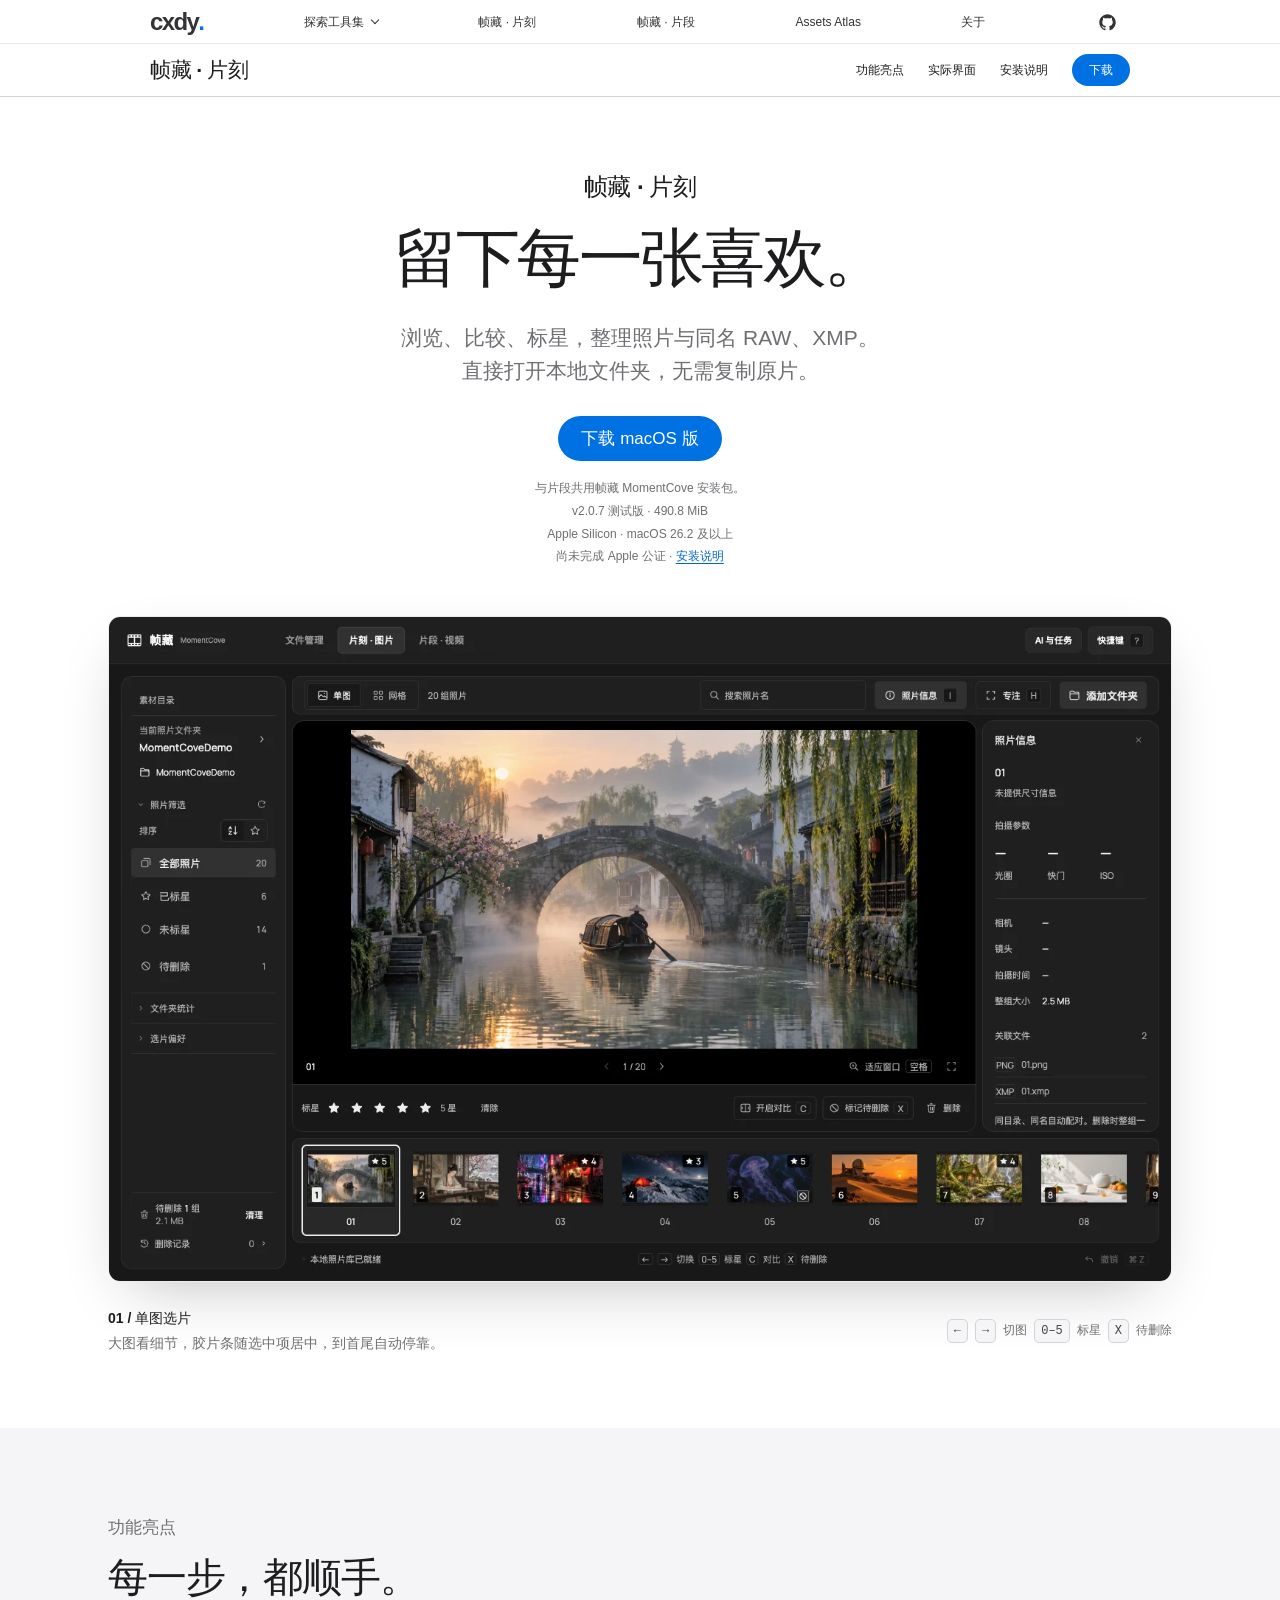
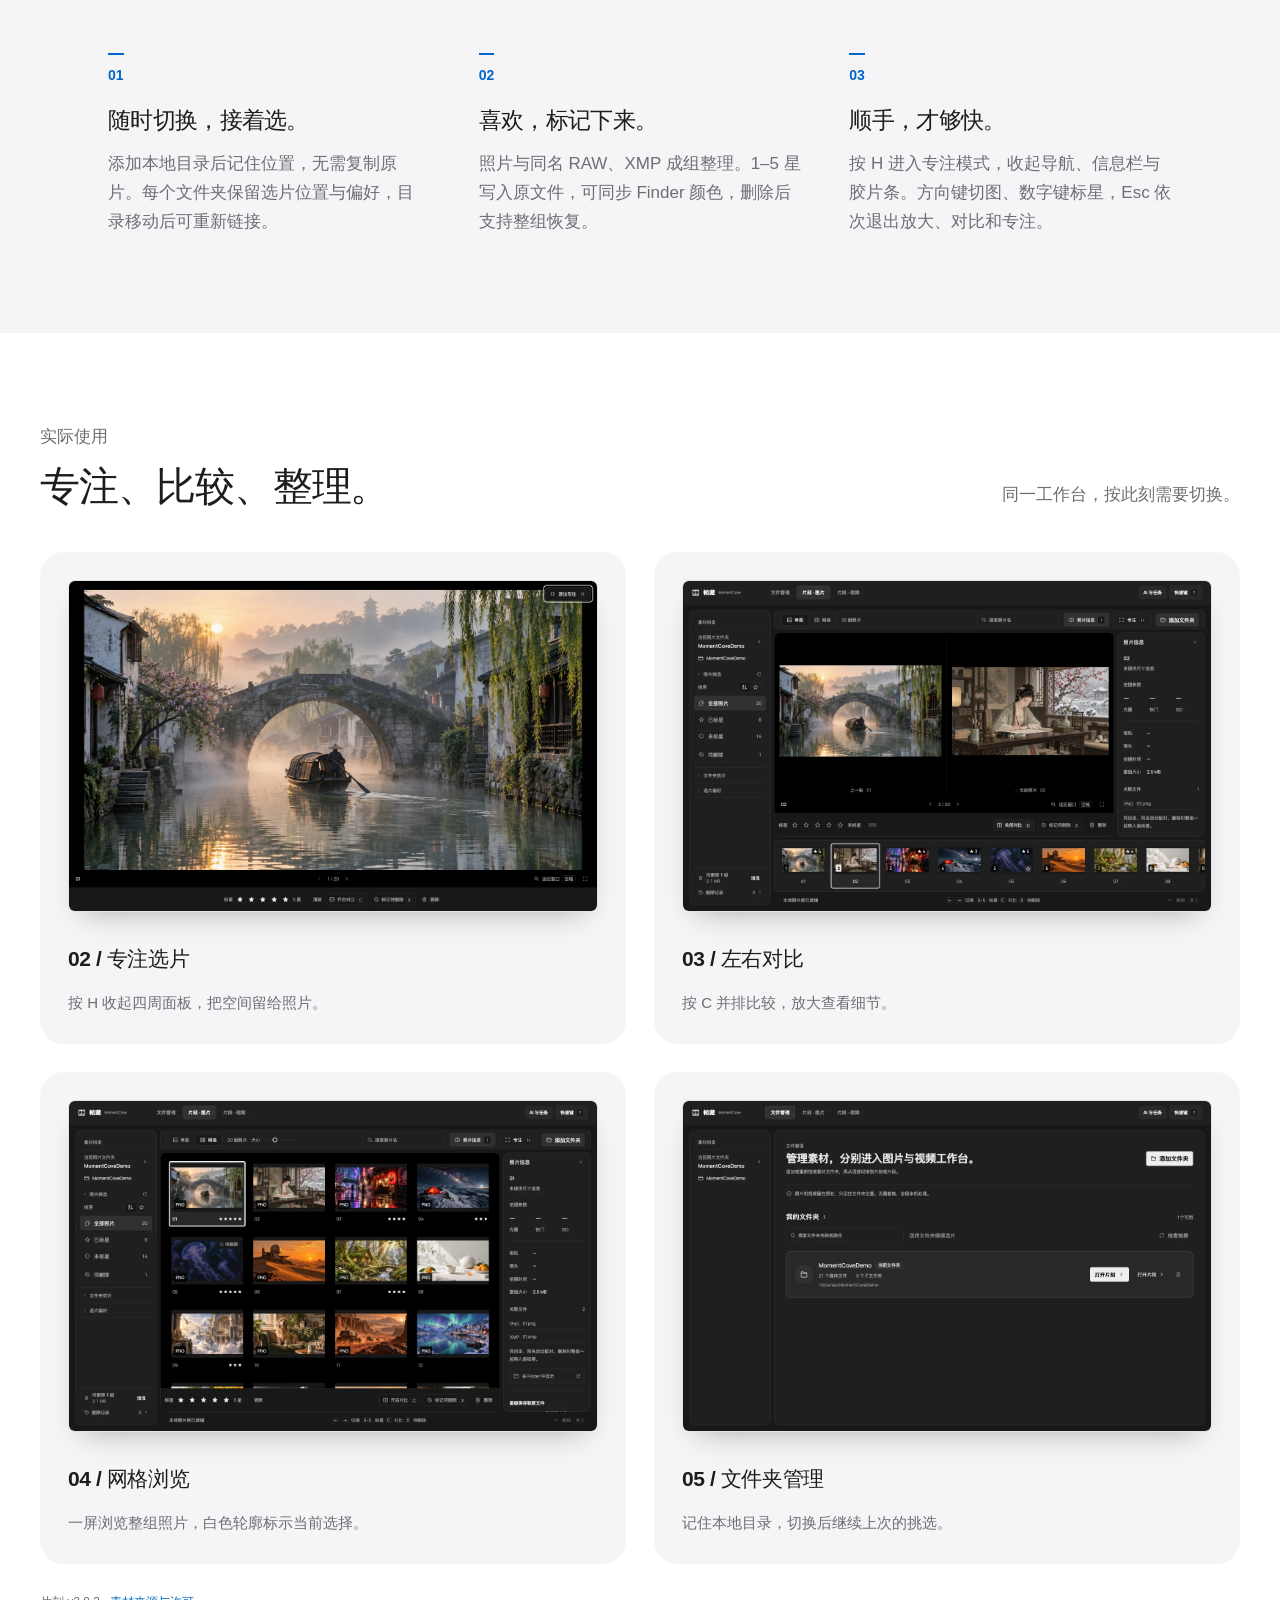
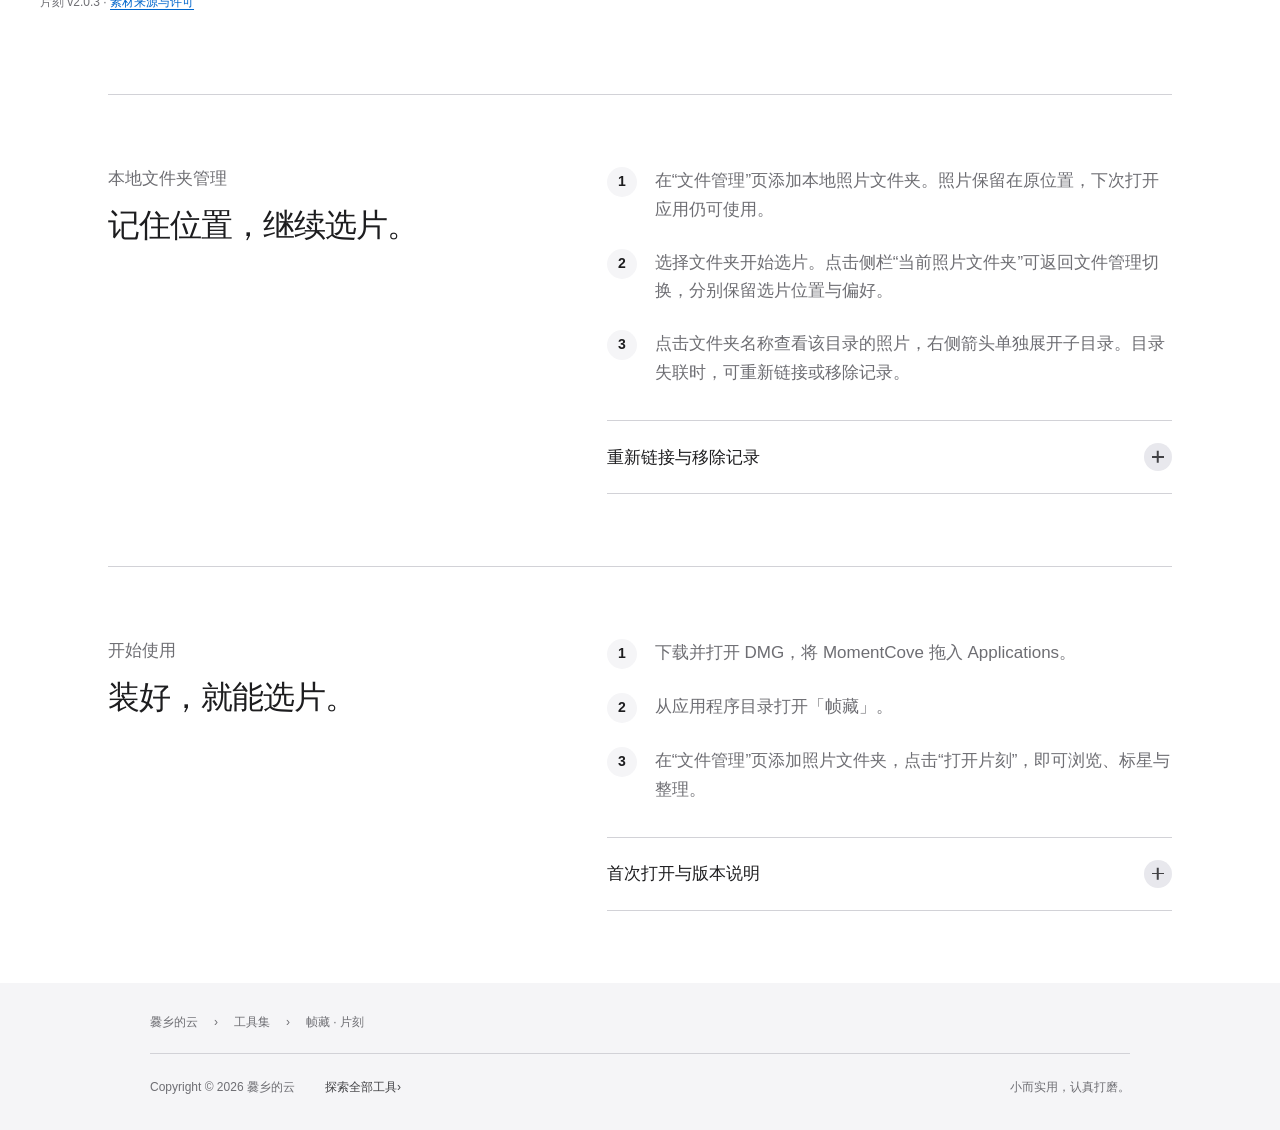
<file: photo-select/index.html>
<!doctype html>
<html lang="zh-CN"><head><meta charset="utf-8"><meta name="viewport" content="width=device-width,initial-scale=1"><title>片刻 · 页面已迁移</title><link rel="canonical" href="https://cxdy.top/cook-photo/"><meta http-equiv="refresh" content="0; url=/cook-photo/"><meta name="robots" content="noindex"></head><body><p>工具已更名为片刻，<a href="/cook-photo/">前往新页面</a>。</p><script>location.replace('/cook-photo/' + location.search + location.hash);</script></body></html>
</file>
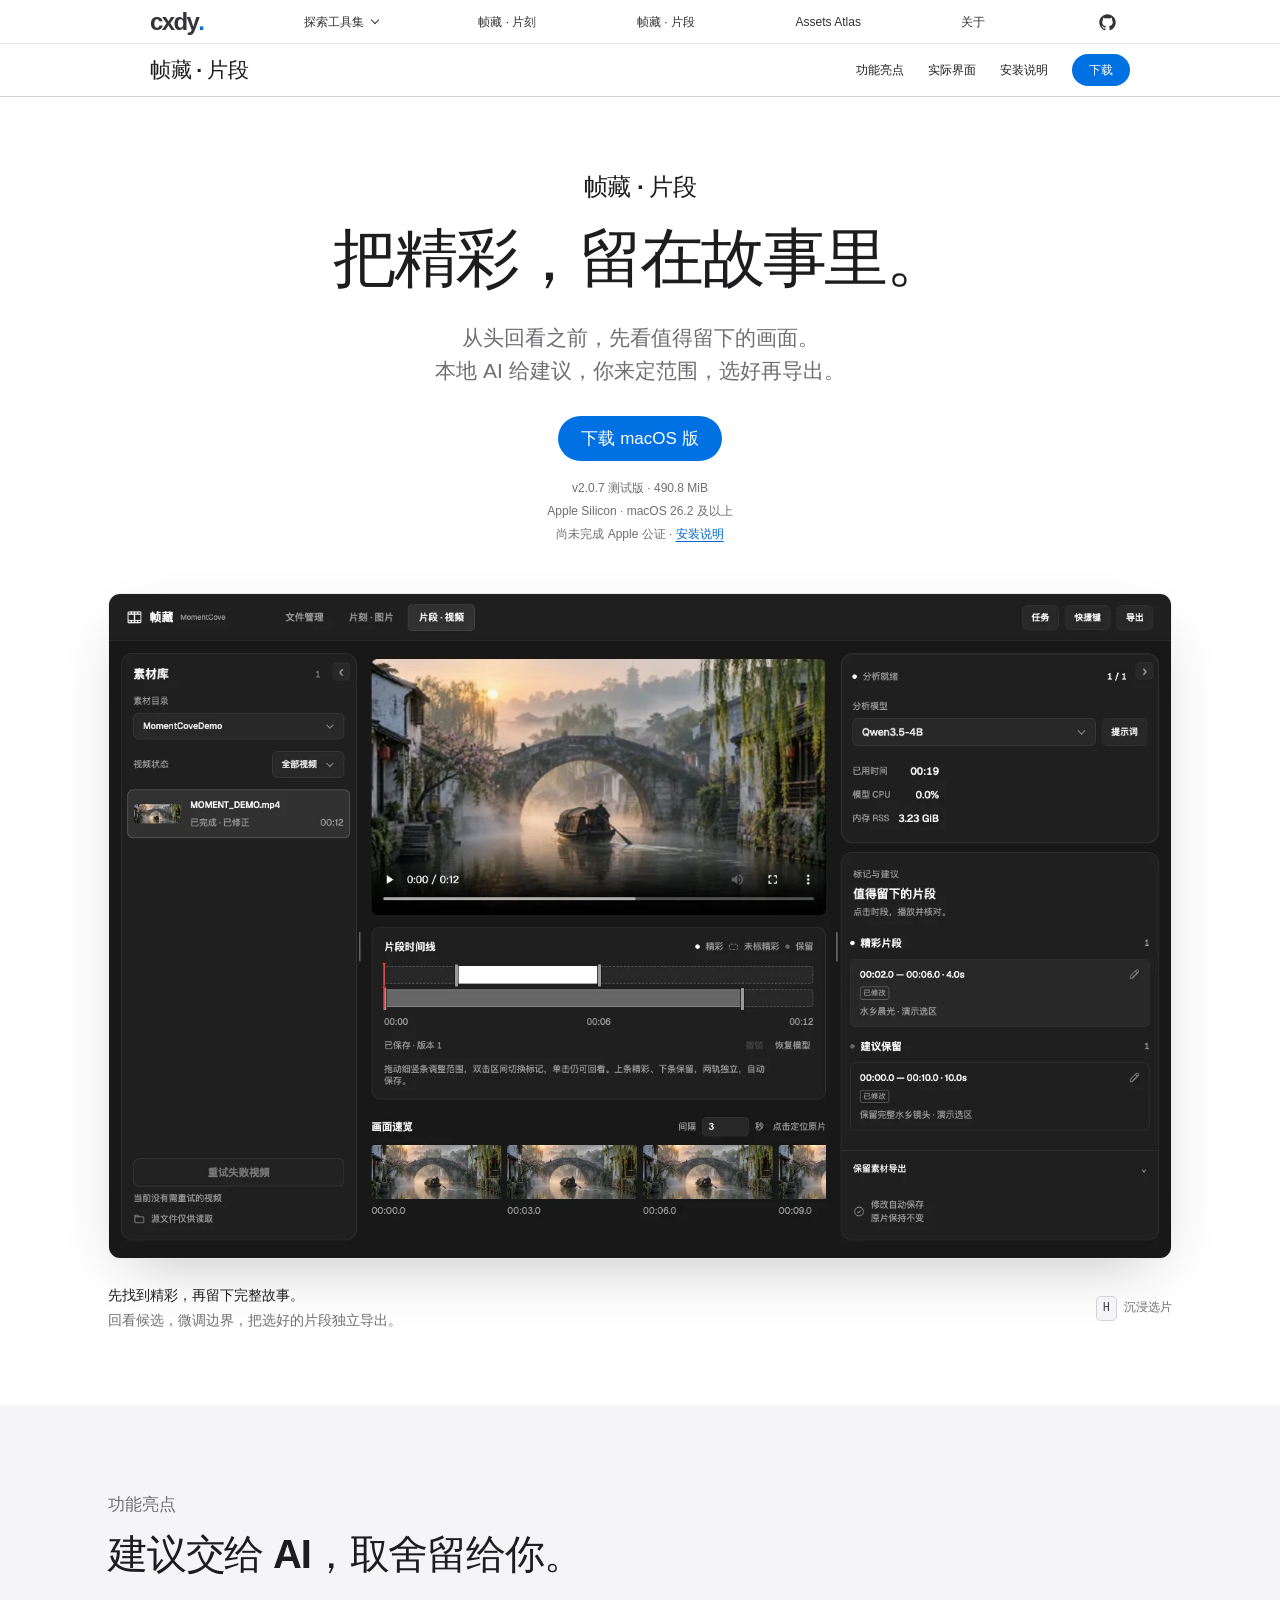
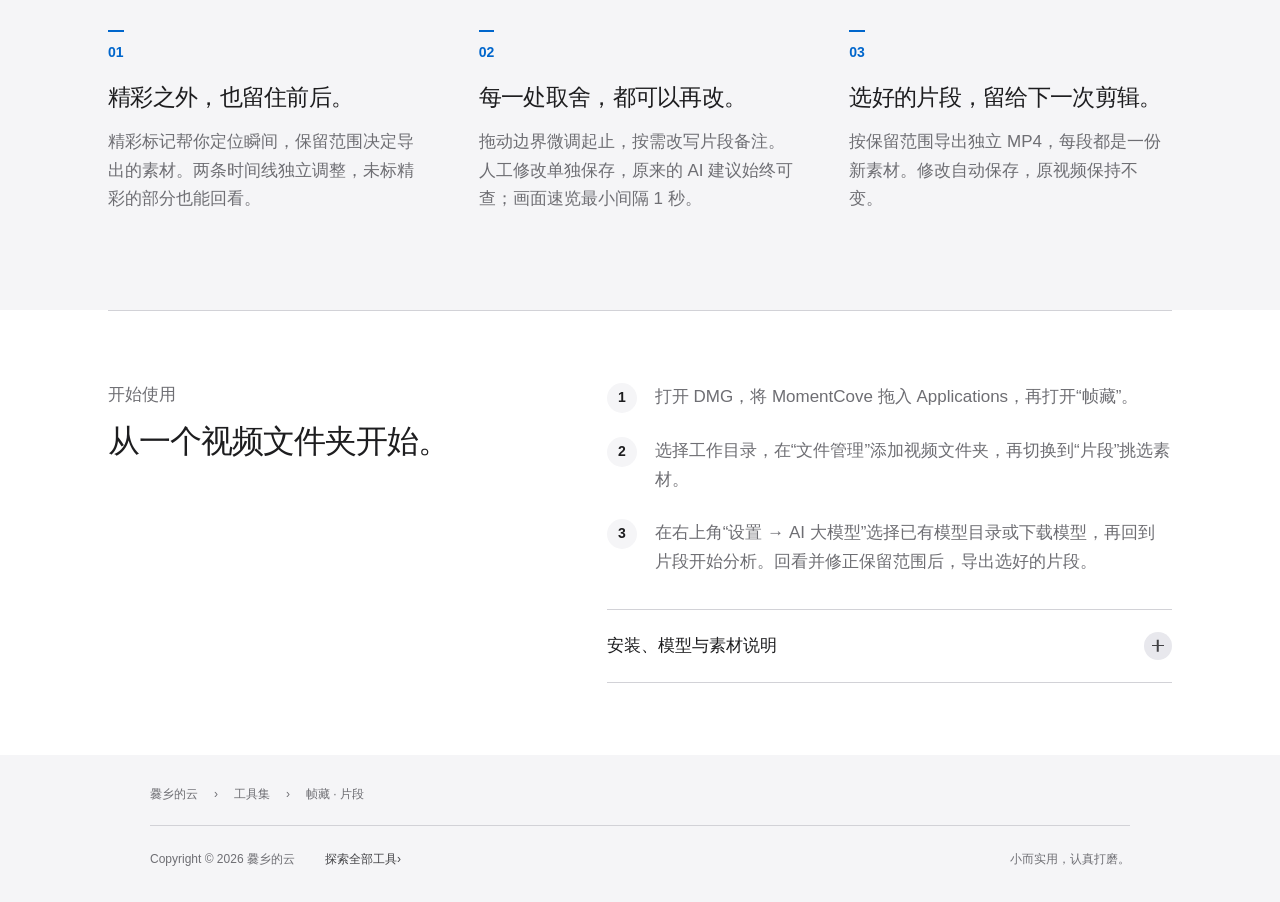
<file: video-select/index.html>
<!doctype html>
<html lang="zh-CN">
<head>
  <meta charset="utf-8">
  <meta name="viewport" content="width=device-width, initial-scale=1">
  <meta name="theme-color" content="#f5f5f7">
  <meta name="description" content="帧藏 · 片段，让视频回看更有方向。本地 AI 推荐精彩片段，你来复核、调整范围并导出素材，原视频保持不变。">
  <meta property="og:title" content="帧藏 · 片段 · 专注于选片的 Mac 小工具">
  <meta property="og:description" content="AI 先找精彩，你来决定取舍。回看、微调、导出，留下完整故事。">
  <meta property="og:image" content="https://cxdy.top/assets/images/moment-video.webp?v=2.0.3">
  <meta property="og:url" content="https://cxdy.top/video-select/">
  <meta property="og:type" content="website">
  <meta property="og:site_name" content="爨乡的云">
  <title>帧藏 · 片段 · 爨乡的云</title>
  <link rel="icon" href="/assets/favicon.svg" type="image/svg+xml">
  <link rel="stylesheet" href="/assets/home.css?v=2.0.3">
  <link rel="stylesheet" href="/assets/site.css">
  <script src="/assets/home.js" defer></script>
</head>
<body class="detail-page photo-detail">
  <a class="skip-link" href="#main">跳到主要内容</a>
  <header class="global-header">
    <nav class="global-nav" aria-label="主导航">
      <a class="wordmark" href="/" aria-label="爨乡的云首页">cxdy<span>.</span></a>
      <details class="nav-menu">
        <summary><span class="desktop-label">探索工具集</span><span class="mobile-label">菜单</span><span class="menu-glyph" aria-hidden="true"></span></summary>
        <div class="nav-panel">
          <div class="nav-panel-inner">
            <div class="nav-products"><p>为日常，做一点好用的改变。</p>
              <a href="/cook-photo/"><span class="nav-app-icon nav-photo-icon" aria-hidden="true"></span><span class="nav-product-copy"><strong>帧藏 · 片刻</strong><small>留下每一张喜欢。</small></span><span class="nav-arrow" aria-hidden="true">›</span></a>
              <a href="/video-select/"><span class="nav-app-icon nav-video-icon" aria-hidden="true"></span><span class="nav-product-copy"><strong>帧藏 · 片段</strong><small>把精彩，留在故事里。</small></span><span class="nav-arrow" aria-hidden="true">›</span></a><a href="/assets-atlas/"><img class="nav-app-icon" src="/assets/images/assets-atlas-icon.png" width="48" height="48" alt=""><span class="nav-product-copy"><strong>Assets Atlas</strong><small>资源，一览无余。</small></span><span class="nav-arrow" aria-hidden="true">›</span></a>
            </div>
            <div class="nav-more"><p>进一步了解</p><a href="/#collection">所有工具</a><a href="/#about">关于这个空间</a><a href="https://github.com/cxdyun" target="_blank" rel="noopener noreferrer">在 GitHub 关注<span class="sr-only">（在新标签页打开）</span><span aria-hidden="true"> ↗</span></a></div>
          </div>
        </div>
      </details>
      <a class="desktop-product" href="/cook-photo/">帧藏 · 片刻</a><a class="desktop-product" href="/video-select/">帧藏 · 片段</a>
      <a class="desktop-product" href="/assets-atlas/">Assets Atlas</a>
      <a class="desktop-product" href="/#about">关于</a>
      <a class="github-link" href="https://github.com/cxdyun" target="_blank" rel="noopener noreferrer" aria-label="GitHub（在新标签页打开）"><span class="github-icon" aria-hidden="true"></span></a>
    </nav>
  </header>
  <div class="menu-scrim" aria-hidden="true"></div>
  <div class="local-nav">
    <nav class="local-nav-inner" aria-label="片段产品导航">
      <a class="local-title" href="#overview">帧藏 · 片段</a>
      <div class="local-links"><a class="local-overview" href="#features">功能亮点</a><a class="local-screens" href="#screens-title">实际界面</a><a href="#guide-title">安装说明</a><a class="button local-download" href="https://github.com/cxdyun/cxdy-top/releases/download/cxdy-moment-v2.0.7/cxdy-moment-2.0.7-arm64.dmg">下载<span class="sr-only">片段测试版</span></a></div>
    </nav>
  </div>
    <main class="tool-page" id="main" tabindex="-1">
      <section class="tool-hero release-hero" id="overview" aria-labelledby="tool-title"><div class="tool-copy"><h1 id="tool-title">帧藏 · 片段</h1><p class="tool-lead">把精彩，留在故事里。</p><p class="tool-description">从头回看之前，先看值得留下的画面。<br>本地 AI 给建议，你来定范围，选好再导出。</p></div><div class="release-download"><a class="button primary-link" href="https://github.com/cxdyun/cxdy-top/releases/download/cxdy-moment-v2.0.7/cxdy-moment-2.0.7-arm64.dmg">下载 macOS 版</a><p class="runtime-note">v2.0.7 测试版 · 490.8 MiB<br>Apple Silicon · macOS 26.2 及以上<br>尚未完成 Apple 公证 · <a href="#guide-title">安装说明</a></p></div></section>
      <figure class="product-shot hero-shot" id="screens-title"><a class="screenshot-link" href="/assets/images/moment-video.webp?v=2.0.3"><img src="/assets/images/moment-video.webp?v=2.0.3" width="1440" height="900" fetchpriority="high" decoding="async" alt="片段真实运行界面，展示作者授权图片制作的演示视频、双轨范围、模型状态与人工备注。"></a><figcaption><span><b>先找到精彩，再留下完整故事。</b> 回看候选，微调边界，把选好的片段独立导出。</span><span class="shot-shortcut"><kbd>H</kbd> 沉浸选片</span></figcaption></figure>
      <section class="tool-features" id="features" aria-labelledby="features-title"><div class="feature-heading"><p class="eyebrow">功能亮点</p><h2 id="features-title">建议交给 AI，取舍留给你。</h2></div><div class="feature-grid"><div><span class="feature-index">01</span><h3>精彩之外，也留住前后。</h3><p>精彩标记帮你定位瞬间，保留范围决定导出的素材。两条时间线独立调整，未标精彩的部分也能回看。</p></div><div><span class="feature-index">02</span><h3>每一处取舍，都可以再改。</h3><p>拖动边界微调起止，按需改写片段备注。人工修改单独保存，原来的 AI 建议始终可查；画面速览最小间隔 1 秒。</p></div><div><span class="feature-index">03</span><h3>选好的片段，留给下一次剪辑。</h3><p>按保留范围导出独立 MP4，每段都是一份新素材。修改自动保存，原视频保持不变。</p></div></div></section>
      <section class="start-guide" aria-labelledby="guide-title"><div><p class="eyebrow">开始使用</p><h2 id="guide-title">从一个视频文件夹开始。</h2></div><div class="guide-content"><ol><li><span>打开 DMG，将 MomentCove 拖入 Applications，再打开“帧藏”。</span></li><li><span>选择工作目录，在“文件管理”添加视频文件夹，再切换到“片段”挑选素材。</span></li><li><span>在右上角“设置 → AI 大模型”选择已有模型目录或下载模型，再回到片段开始分析。回看并修正保留范围后，导出选好的片段。</span></li></ol><details><summary>安装、模型与素材说明<span class="details-plus" aria-hidden="true"></span></summary><p>当前为临时签名、尚未完成 Apple 公证的 Apple Silicon 测试版，最低 macOS 26.2。Intel Mac 暂不支持。首次打开如被系统阻止，请参考 <a href="https://support.apple.com/zh-cn/102445" target="_blank" rel="noopener noreferrer">Apple 官方说明</a>。</p><p>片刻与片段在同一个帧藏应用中，共用安装包。首次使用从空素材库开始，不导入旧应用数据。</p><p>模型需要另行安装，支持切换 4B / 9B、编辑提示词。当前只分析视频画面，不分析声音；AI 候选需要人工复核。</p><p>截图来自 2.0.3 实际工作台。演示视频由作者自有授权图片制作，用于展示操作，不代表实拍视频或识别效果。<a href="/cook-photo/credits.md">查看素材来源</a></p><p>2.0.3 用户升级后，首次启动需确认原工作目录。素材目录如提示位置变化，请用“重新链接”选择原目录并确认匹配，原选片标记会保留。</p><p><a href="https://github.com/cxdyun/cxdy-top/releases/tag/cxdy-moment-v2.0.7">查看发行说明</a> · <a href="https://github.com/cxdyun/cxdy-top/releases/download/cxdy-moment-v2.0.7/cxdy-moment-2.0.7-arm64.dmg.sha256">下载 SHA-256 校验文件</a></p></details></div></section>
    </main>
    <footer class="footer">
      <div class="footer-inner">
        <nav class="footer-breadcrumb" aria-label="面包屑导航"><a href="/">爨乡的云</a><span aria-hidden="true">›</span><a href="/#collection">工具集</a><span aria-hidden="true">›</span><span>帧藏 · 片段</span></nav>
        <div class="footer-bottom"><span>Copyright © 2026 爨乡的云</span><a href="/">探索全部工具 <span aria-hidden="true">›</span></a><span class="footer-signoff">小而实用，认真打磨。</span></div>
      </div>
    </footer>
</body>
</html>
</file>
<file: assets/home.css>
@charset "UTF-8";

:root {
  color-scheme: light;
  font-family: -apple-system, BlinkMacSystemFont, "SF Pro Text", "Helvetica Neue", "PingFang SC", "Microsoft YaHei", sans-serif;
  font-synthesis: none;
  color: #1d1d1f;
  background: #fff;
  --blue: #0071e3;
  --link: #0066cc;
  --muted: #6e6e73;
  --ease: cubic-bezier(.16, 1, .3, 1);
}
* { box-sizing: border-box; }
html { scroll-behavior: smooth; scroll-padding-top: 64px; }
body { margin: 0; min-width: 320px; }
button, summary, a { -webkit-tap-highlight-color: transparent; }
button { font: inherit; cursor: pointer; }
a { color: inherit; text-decoration: none; }
button, a, summary { touch-action: manipulation; }
:focus-visible { outline: 3px solid #0071e3; outline-offset: 5px; }
::selection { background: #cce5ff; color: #1d1d1f; }
[hidden] { display: none !important; }
.sr-only { position: absolute; width: 1px; height: 1px; padding: 0; margin: -1px; overflow: hidden; clip-path: inset(50%); white-space: nowrap; border: 0; }
.skip-link { position: fixed; top: 8px; left: 12px; padding: 12px 18px; border-radius: 8px; background: #fff; color: #0066cc; z-index: 100; transform: translateY(-150%); }
.skip-link:focus { transform: none; }
.global-header { height: 44px; position: sticky; top: 0; z-index: 20; background: #fff; border-bottom: 1px solid #e8e8ed; }
.global-nav { max-width: 1024px; height: 44px; padding: 0 22px; margin: auto; display: flex; justify-content: space-between; align-items: center; gap: 32px; font-size: 12px; }
.global-nav > a, .nav-menu > summary { min-height: 44px; display: flex; align-items: center; color: #333336; transition: color .2s; }
.global-nav a:hover, .nav-menu > summary:hover { color: #000; }
.wordmark { font-size: 24px; font-weight: 750; letter-spacing: -1.6px; }
.wordmark span { color: var(--blue); }
.github-link { justify-content: center; width: 44px; }
.github-icon { width: 17px; height: 17px; background: currentColor; mask: url('/assets/icons/github.svg') center / contain no-repeat; -webkit-mask: url('/assets/icons/github.svg') center / contain no-repeat; }
.nav-menu > summary { cursor: pointer; list-style: none; gap: 8px; }
.nav-menu > summary::-webkit-details-marker { display: none; }
.menu-glyph { width: 6px; height: 6px; border-right: 1px solid; border-bottom: 1px solid; transform: translateY(-2px) rotate(45deg); transition: transform .25s var(--ease); }
.nav-menu[open] .menu-glyph { transform: translateY(1px) rotate(225deg); }
.nav-panel { position: absolute; top: 44px; left: 0; width: 100%; max-height: calc(100dvh - 44px); overflow-y: auto; overscroll-behavior: contain; background: #fafafa; border-bottom: 1px solid #e8e8ed; box-shadow: 0 24px 32px -28px #0004; }
.nav-panel-inner { max-width: 1024px; padding: 32px 22px 40px; margin: auto; display: flex; gap: 64px; }
.nav-panel p { margin: 0 0 16px; color: var(--muted); font-size: 12px; }
.nav-panel a { display: block; width: fit-content; padding: 8px 0; }
.nav-products { width: 420px; max-width: 100%; }
.nav-products > p { padding-left: 12px; }
.nav-products a { display: flex; align-items: center; gap: 16px; width: 100%; padding: 12px; border-radius: 16px; transition: background-color .2s; }
.nav-products a + a { margin-top: 4px; }
.nav-products a:hover, .nav-products a:focus-visible { background: #ededf0; }
.nav-app-icon { width: 48px; height: 48px; flex-shrink: 0; border-radius: 12px; }
.nav-photo-icon, .nav-video-icon { background: #fff; box-shadow: inset 0 0 0 1px #0000000a; display: grid; place-items: center; }
.nav-photo-icon::before, .nav-video-icon::before { content: ''; width: 26px; height: 26px; background: #515154; mask: url('/assets/icons/image.svg') center / contain no-repeat; -webkit-mask: url('/assets/icons/image.svg') center / contain no-repeat; }
.nav-product-copy { display: grid; gap: 6px; }
.nav-product-copy strong { font-size: 21px; font-weight: 600; letter-spacing: -.5px; }
.nav-product-copy small { font-size: 12px; color: var(--muted); }
.nav-arrow { margin-left: auto; font-size: 24px; font-weight: 300; color: #86868b; transition: transform .25s var(--ease), color .2s; }
.nav-products a:hover .nav-arrow { transform: translateX(3px); color: var(--link); }
.nav-more { border-left: 1px solid #e1e1e6; padding-left: 40px; }
.nav-more a { font-size: 14px; font-weight: 500; min-height: 36px; }
.nav-more a:hover { color: var(--link); }
.menu-scrim { position: fixed; inset: 44px 0 0; z-index: 19; background: #00000024; opacity: 0; visibility: hidden; transition: opacity .28s, visibility .28s; }
body:has(.nav-menu[open]) .menu-scrim { opacity: 1; visibility: visible; }
body:has(.nav-menu.is-closing) .menu-scrim { opacity: 0; }
.mobile-label, .mobile-break { display: none; }
.intro { text-align: center; padding: 80px 24px; }
.eyebrow { font-size: 17px; font-weight: 500; margin: 0 0 20px; }
.intro h1 { margin: 0; font-size: clamp(42px, 5vw, 64px); letter-spacing: -.045em; line-height: 1.16; font-weight: 600; }
.intro h1 span { color: var(--muted); }
.intro-description { font-size: 21px; line-height: 1.5; margin: 23px 0 14px; color: var(--muted); letter-spacing: -.02em; }
.text-link { display: inline-flex; align-items: center; gap: 7px; min-height: 44px; color: var(--link); font-size: 17px; }
.text-link:hover { text-decoration: underline; text-underline-offset: 3px; }
.chevron { width: 7px; height: 7px; border-right: 1.5px solid; border-top: 1.5px solid; transform: rotate(45deg); margin: 1px 3px 0 0; }
.collection { display: grid; gap: 12px; }
.product { text-align: center; overflow: hidden; padding: 58px 0 32px; }
.photo-product { background: #f5f5f7; }
.product-heading { padding: 0 24px; }
.product-category { font-size: 21px; font-weight: 600; line-height: 1.3; letter-spacing: -.02em; margin: 0 0 10px; }
.product h2 { font-size: 48px; font-weight: 600; line-height: 1.2; letter-spacing: -.035em; margin: 0; }
.product-description { font-size: 21px; line-height: 1.5; letter-spacing: -.02em; margin: 18px 0 0; }
.product-actions { display: flex; justify-content: center; flex-wrap: wrap; gap: 16px; margin-top: 24px; }
.button { display: inline-flex; justify-content: center; align-items: center; min-height: 44px; padding: 11px 22px; border: 1px solid transparent; border-radius: 980px; background: var(--blue); color: #fff; font-size: 17px; line-height: 1.25; transition: background-color .18s, color .18s, transform .18s; }
.button:hover { background: #0077ed; }
.button:active { transform: scale(.98); background: #006edb; }
.button-outline { border-color: var(--blue); color: var(--link); background: transparent; }
.button-outline:hover { background: var(--blue); color: #fff; }
.product-compatibility { color: var(--muted); font-size: 12px; line-height: 1.6; margin: 17px 0 0; }
.product-compatibility a { text-decoration: underline; text-underline-offset: 3px; }
.gallery { max-width: 1064px; margin: 32px auto 0; }
.gallery-track { display: flex; overflow-x: auto; scroll-snap-type: x mandatory; scrollbar-width: none; overscroll-behavior-x: contain; }
.gallery-track::-webkit-scrollbar { display: none; }
.gallery-track:focus-visible { outline-offset: -4px; border-radius: 12px; }
.gallery-slide { flex: 0 0 100%; min-width: 0; margin: 0; padding: 20px 42px 10px; scroll-snap-align: center; }
.gallery-slide > a { display: block; border-radius: 10px; box-shadow: 0 18px 42px -18px #1d1d1f50; }
.gallery-slide img { display: block; width: 100%; height: auto; border-radius: 10px; border: 1px solid #00000012; }
.gallery-slide figcaption { padding: 28px 0 0; color: var(--muted); font-size: 14px; line-height: 1.6; }
.gallery-slide strong { font-weight: 600; color: #1d1d1f; }
.gallery-controls { position: relative; display: flex; justify-content: center; align-items: center; gap: 2px; width: fit-content; max-width: calc(100% - 32px); padding: 4px 8px; margin: 13px auto 0; border-radius: 980px; background: #e8e8ed; }
.gallery-controls button { min-height: 44px; display: inline-flex; align-items: center; gap: 7px; border: 0; border-radius: 980px; background: transparent; padding: 0 14px; font-size: 12px; color: #515154; transition: background-color .2s, color .2s; }
.gallery-controls button:hover { color: #1d1d1f; }
.gallery-controls button[aria-pressed="true"] { color: #1d1d1f; background: #fff; }
.gallery-dot { width: 6px; height: 6px; background: currentColor; opacity: .45; border-radius: 50%; }
[aria-pressed="true"] .gallery-dot { opacity: 1; }
.screenshot-note { margin: 20px 24px 0; font-size: 11px; line-height: 1.7; color: var(--muted); }
.atlas-product { background: #101012; color: #f5f5f7; }
.atlas-product .product-compatibility, .atlas-product .screenshot-note, .atlas-product figcaption { color: #a1a1a6; }
.atlas-product .button-outline { border-color: #2997ff; color: #2997ff; }
.atlas-product .button-outline:hover { background: #0071e3; border-color: #0071e3; color: #fff; }
.atlas-product .gallery-slide > a { box-shadow: 0 20px 60px -20px #0009; }
.atlas-product .gallery-slide img { border-color: #ffffff21; }
.atlas-product .gallery-slide strong { color: #f5f5f7; }
.atlas-product .gallery-controls { background: #29292c; }
.atlas-product .gallery-controls button { color: #b5b5ba; }
.atlas-product .gallery-controls button:hover { color: #fff; }
.atlas-product .gallery-controls button[aria-pressed="true"] { color: #fff; background: #454548; }
.about { text-align: center; padding: 100px 24px 96px; }
.about .eyebrow { color: var(--muted); }
.about h2 { font-size: 40px; line-height: 1.2; letter-spacing: -.035em; font-weight: 600; margin: 0; }
.about > p:not(.eyebrow) { color: var(--muted); font-size: 19px; line-height: 1.8; margin: 24px 0 16px; }
.footer { background: #f5f5f7; padding: 0 24px; color: var(--muted); font-size: 12px; line-height: 1.6; }
.footer-inner { max-width: 980px; margin: auto; }
.footer-bottom { display: flex; align-items: center; gap: 30px; padding: 12px 0 20px; }
.footer-bottom a { display: inline-flex; align-items: center; min-height: 44px; color: #424245; }
.footer-bottom a:hover { text-decoration: underline; }
.footer-signoff { margin-left: auto; }
@keyframes menu-content-in { from { opacity: 0; transform: translateY(-6px); } to { opacity: 1; transform: none; } }
@keyframes intro-in { from { opacity: 0; transform: translateY(14px); } to { opacity: 1; transform: none; } }
@media (prefers-reduced-motion: no-preference) {
  .nav-menu[open] .nav-products, .nav-menu[open] .nav-more { animation: menu-content-in .38s var(--ease) both; }
  .nav-menu[open] .nav-more { animation-delay: .06s; }
  .reveal-pending { opacity: 0; transform: translateY(28px); }
  .reveal-pending.is-revealed { opacity: 1; transform: none; transition: opacity .7s var(--ease), transform .9s var(--ease); transition-delay: var(--reveal-delay, 0ms); }
  .reveal-pending:focus-within { opacity: 1; transform: none; transition: none; }
  .intro > * { animation: intro-in .7s var(--ease) both; }
  .intro h1 { animation-delay: .06s; }
  .intro-description { animation-delay: .12s; }
  .intro .text-link { animation-delay: .18s; }
}
@media (max-width: 767px) {
  .global-header { height: 48px; }
  .global-nav { height: 48px; padding: 0 20px; gap: 24px; }
  .global-nav > a, .nav-menu > summary { min-height: 48px; }
  .global-nav .desktop-product, .desktop-label { display: none; }
  .mobile-label { display: inline; }
  .wordmark { margin-right: auto; }
  .nav-menu { order: 3; }
  .nav-menu summary { gap: 10px; }
  .menu-glyph { width: 16px; height: 8px; border: 0; border-top: 1px solid; border-bottom: 1px solid; transform: none; }
  .nav-menu[open] .menu-glyph { transform: rotate(180deg); }
  .nav-panel { top: 48px; max-height: calc(100dvh - 48px); }
  .nav-panel-inner { padding: 24px 20px 28px; gap: 24px; flex-direction: column; }
  .nav-panel a { min-height: 44px; }
  .nav-more { border-left: 0; border-top: 1px solid #e1e1e6; padding: 20px 12px 0; }
  .nav-more p { margin-bottom: 6px; }
  .menu-scrim { top: 48px; }
  .intro { padding: 56px 20px; }
  .eyebrow { font-size: 14px; margin-bottom: 16px; }
  .intro h1 { font-size: 44px; }
  .intro-description { font-size: 19px; margin-top: 20px; }
  .mobile-break { display: block; }
  .product { padding: 44px 0 28px; }
  .product-category { font-size: 19px; }
  .product h2 { font-size: 34px; }
  .product-description { font-size: 17px; margin-top: 16px; }
  .product-actions { margin-top: 22px; gap: 12px; }
  .button { font-size: 14px; padding: 11px 20px; }
  .product-compatibility { font-size: 11px; margin-top: 16px; }
  .gallery { margin-top: 18px; }
  .gallery-slide { padding: 16px 22px 6px; }
  .gallery-slide img, .gallery-slide > a { border-radius: 6px; }
  .gallery-slide figcaption { font-size: 12px; padding-top: 22px; }
  .gallery-controls { margin-top: 12px; justify-content: flex-start; overflow-x: auto; scrollbar-width: none; }
  .gallery-controls::-webkit-scrollbar { display: none; }
  .gallery-controls button { padding: 0 12px; font-size: 12px; flex-shrink: 0; white-space: nowrap; }
  .screenshot-note { font-size: 10px; margin: 17px 24px 0; }
  .about { padding: 68px 24px 64px; }
  .about h2 { font-size: 36px; }
  .about > p:not(.eyebrow) { font-size: 17px; }
  .footer { font-size: 11px; }
  .footer-bottom { gap: 4px 18px; flex-wrap: wrap; }
  .footer-signoff { width: 100%; margin: 0; }
}
@media (max-width: 374px) {
  .intro h1 { font-size: 38px; }
  .product h2 { font-size: 30px; }
  .product-heading { padding: 0 16px; }
  .product-description { font-size: 16px; }
  .gallery-controls button { padding: 0 8px; }
}
@media (prefers-reduced-motion: reduce) {
  html { scroll-behavior: auto; }
  *, *::before, *::after { animation: none !important; transition: none !important; }
  .button:active { transform: none; }
}

.nav-video-icon::before { mask-image: url('/assets/icons/video.svg'); -webkit-mask-image: url('/assets/icons/video.svg'); }

body:has(.screenshot-preview[open]) { overflow: hidden; }
.screenshot-preview { width: min(1200px, calc(100% - 24px)); max-width: none; max-height: calc(100dvh - 24px); padding: 0; border: 1px solid #d2d2d7; border-radius: 12px; background: #fff; color: #1d1d1f; }
.screenshot-preview::backdrop { background: #000a; }
.preview-toolbar { display: flex; align-items: center; gap: 8px; padding: 8px; border-bottom: 1px solid #e8e8ed; }
.preview-toolbar form { margin-left: auto; }
.preview-toolbar button, .preview-toolbar a { display: inline-flex; align-items: center; justify-content: center; min-height: 44px; padding: 8px 12px; font-size: 14px; border: 0; border-radius: 8px; background: transparent; color: inherit; }
.preview-toolbar button:hover, .preview-toolbar a:hover { background: #f5f5f7; }
.preview-toolbar :focus-visible { outline-offset: -3px; }
.preview-image { overflow: auto; max-height: calc(100dvh - 104px); background: #f5f5f7; }
.preview-image img { display: block; max-width: 100%; max-height: calc(100dvh - 104px); width: auto; height: auto; margin: auto; }
.is-zoomed .preview-image img { max-width: none; max-height: none; margin: 0; }
.preview-image p { padding: 24px; line-height: 1.6; }
</file>
<file: assets/site.css>
@charset "UTF-8";

/* 产品页复用首页的字体、导航、按钮与辅助功能，仅补充详情布局。 */
html { scroll-padding-top: 116px; }
.local-nav { position: sticky; top: 44px; z-index: 18; background: #fff; border-bottom: 1px solid #d2d2d7; }
.local-nav-inner { max-width: 1024px; min-height: 52px; padding: 0 22px; margin: auto; display: flex; align-items: center; justify-content: space-between; gap: 24px; }
.local-title { font-size: 21px; font-weight: 600; letter-spacing: -.5px; white-space: nowrap; }
.local-links { display: flex; align-items: center; gap: 24px; font-size: 12px; }
.local-links > a:not(.button) { display: flex; align-items: center; min-height: 44px; white-space: nowrap; }
.local-links > a:not(.button):hover { color: var(--link); }
.local-links .local-download { min-height: 32px; padding: 7px 16px; font-size: 12px; white-space: nowrap; }
.release-hero { text-align: center; padding: 74px 24px 42px; }
.tool-copy h1 { margin: 0 0 18px; font-size: 24px; font-weight: 600; letter-spacing: -.02em; }
.tool-lead { font-size: clamp(40px, 5vw, 64px); line-height: 1.18; letter-spacing: -.04em; font-weight: 600; margin: 0; }
.tool-description { font-size: 21px; line-height: 1.6; margin: 24px 0 0; color: var(--muted); }
.release-download { margin-top: 28px; }
.runtime-note { font-size: 12px; line-height: 1.9; color: var(--muted); margin: 16px 0 0; }
.runtime-note a, .screenshot-note a { color: var(--link); text-decoration: underline; text-underline-offset: 3px; }
.product-shot { margin: 0; min-width: 0; }
.hero-shot { padding: 6px 24px 72px; }
.hero-shot > a, .hero-shot > figcaption { max-width: 1064px; margin: auto; }
.screenshot-link { display: block; border-radius: 12px; box-shadow: 0 22px 60px -24px #1d1d1f50; }
.screenshot-link img { display: block; width: 100%; height: auto; border: 1px solid #00000012; border-radius: inherit; }
.product-shot figcaption { color: var(--muted); font-size: 14px; line-height: 1.8; padding-top: 24px; }
.product-shot figcaption b { font-weight: 600; color: #1d1d1f; }
.hero-shot figcaption { display: flex; align-items: center; justify-content: space-between; gap: 24px; }
.hero-shot figcaption b { display: block; }
.shot-shortcut { display: flex; align-items: center; gap: 7px; flex-shrink: 0; font-size: 12px; }
kbd { font: 12px/1.4 ui-monospace, SFMono-Regular, monospace; border: 1px solid #d2d2d7; border-radius: 5px; padding: 3px 6px; background: #f5f5f7; color: #424245; white-space: nowrap; }
.tool-features { padding: 88px 24px 96px; background: #f5f5f7; }
.feature-heading, .feature-grid { max-width: 1064px; margin: auto; }
.feature-heading .eyebrow, .gallery-heading .eyebrow, .start-guide .eyebrow { color: var(--muted); font-size: 17px; margin: 0 0 14px; }
.feature-heading h2, .gallery-heading h2, .start-guide h2 { font-size: 40px; line-height: 1.2; letter-spacing: -.03em; font-weight: 600; margin: 0; }
.feature-grid { display: grid; grid-template-columns: repeat(3, minmax(0, 1fr)); gap: 48px; padding-top: 52px; }
.feature-index { display: inline-flex; font-size: 14px; font-weight: 600; color: var(--link); border-top: 2px solid currentColor; padding-top: 12px; }
.feature-grid h3 { font-size: 23px; line-height: 1.4; letter-spacing: -.03em; font-weight: 600; margin: 20px 0 14px; }
.feature-grid p { font-size: 17px; line-height: 1.7; margin: 0; color: var(--muted); }
.screen-gallery { padding: 92px max(24px, calc((100% - 1200px) / 2)) 80px; }
.gallery-heading { display: flex; justify-content: space-between; align-items: end; gap: 40px; margin: 0 0 42px; }
.gallery-heading > p { max-width: 25em; font-size: 17px; line-height: 1.7; color: var(--muted); margin: 0; }
.screen-pair { display: grid; grid-template-columns: repeat(2, minmax(0, 1fr)); gap: 28px; }
.screen-pair figure { background: #f5f5f7; border-radius: 24px; padding: 28px; }
.screen-pair .screenshot-link { border-radius: 7px; box-shadow: 0 14px 28px -16px #1d1d1f60; }
.screen-pair figcaption { padding-top: 28px; }
.screen-pair figcaption b { font-size: 21px; letter-spacing: -.02em; }
.screen-pair figcaption p { font-size: 15px; line-height: 1.75; margin: 12px 0 0; }
.screen-gallery .screenshot-note { margin: 28px 0 0; text-align: left; font-size: 12px; line-height: 1.8; }
.start-guide { max-width: 1064px; margin: auto; padding: 72px 0; display: grid; grid-template-columns: minmax(0, 1fr) minmax(0, 1.3fr); gap: 64px; border-top: 1px solid #d2d2d7; }
.start-guide h2 { font-size: 32px; line-height: 1.35; }
.guide-content ol { padding: 0; margin: 0 0 32px; list-style: none; counter-reset: steps; display: grid; gap: 24px; }
.guide-content li { display: flex; align-items: flex-start; gap: 18px; counter-increment: steps; color: var(--muted); font-size: 17px; line-height: 1.7; }
.guide-content li::before { content: counter(steps); flex-shrink: 0; display: grid; place-items: center; width: 30px; height: 30px; border-radius: 50%; background: #f5f5f7; color: #1d1d1f; font-size: 14px; font-weight: 600; }
.guide-content details { border-top: 1px solid #d2d2d7; border-bottom: 1px solid #d2d2d7; padding: 8px 0; }
.guide-content summary { min-height: 56px; display: flex; justify-content: space-between; align-items: center; gap: 20px; list-style: none; cursor: pointer; font-size: 17px; font-weight: 600; }
.guide-content summary::-webkit-details-marker { display: none; }
.guide-content details p { font-size: 14px; line-height: 1.85; color: var(--muted); margin: 12px 0 20px; overflow-wrap: anywhere; }
.guide-content details a { color: var(--link); text-decoration: underline; text-underline-offset: 3px; }
.details-plus { flex-shrink: 0; width: 28px; height: 28px; border-radius: 50%; background: #e8e8ed; position: relative; transition: transform .25s var(--ease); }
.details-plus::before, .details-plus::after { content: ""; position: absolute; width: 12px; height: 1.5px; top: 13px; left: 8px; background: #424245; }
.details-plus::after { transform: rotate(90deg); }
.guide-content details[open] .details-plus { transform: rotate(45deg); }
.footer-breadcrumb { display: flex; align-items: center; flex-wrap: wrap; gap: 16px; padding: 18px 0 8px; border-bottom: 1px solid #d2d2d7; }
.footer-breadcrumb a { display: inline-flex; align-items: center; min-height: 44px; }
.footer-breadcrumb a:hover { color: #1d1d1f; text-decoration: underline; }
.atlas-detail .release-hero, .atlas-detail .hero-shot { background: #101012; color: #f5f5f7; }
.atlas-detail .tool-description, .atlas-detail .runtime-note, .atlas-detail .hero-shot figcaption { color: #a1a1a6; }
.atlas-detail .runtime-note a { color: #2997ff; }
.atlas-detail .hero-shot figcaption b { color: #f5f5f7; }
.atlas-detail .hero-shot .screenshot-link img { border-color: #ffffff21; }
.atlas-detail .hero-shot kbd { background: #29292c; border-color: #515154; color: #f5f5f7; }
@media (max-width: 1120px) {
  .start-guide { margin: 0 24px; gap: 40px; }
  .feature-grid { gap: 28px; }
}
@media (max-width: 767px) {
  html { scroll-padding-top: 116px; }
  .local-nav { top: 48px; }
  .local-nav-inner { padding: 0 20px; gap: 14px; min-height: 56px; }
  .local-title { font-size: 18px; }
  .local-links { gap: 16px; }
  .local-links > a.local-overview, .local-links > a.local-screens { display: none; }
  .local-links .local-download { min-height: 44px; padding: 10px 16px; }
  .release-hero { padding: 48px 24px 32px; }
  .tool-copy h1 { font-size: 21px; margin-bottom: 16px; }
  .tool-lead { font-size: 38px; line-height: 1.2; }
  .tool-description { font-size: 17px; margin-top: 20px; }
  .release-download { margin-top: 24px; }
  .runtime-note { font-size: 12px; }
  .hero-shot { padding: 0 20px 44px; }
  .screenshot-link { border-radius: 7px; }
  .hero-shot figcaption { display: block; font-size: 12px; padding-top: 18px; }
  .shot-shortcut { flex-wrap: wrap; margin-top: 16px; font-size: 11px; }
  .tool-features { padding: 56px 24px; }
  .feature-heading h2, .gallery-heading h2 { font-size: 32px; }
  .feature-heading .eyebrow, .gallery-heading .eyebrow, .start-guide .eyebrow { font-size: 14px; }
  .feature-grid { grid-template-columns: 1fr; gap: 36px; padding-top: 36px; }
  .feature-grid h3 { font-size: 23px; margin-top: 16px; }
  .feature-grid p { font-size: 16px; }
  .screen-gallery { padding: 56px 20px; }
  .gallery-heading { display: block; margin-bottom: 28px; }
  .gallery-heading > p { font-size: 16px; margin-top: 18px; }
  .screen-pair { grid-template-columns: 1fr; gap: 20px; }
  .screen-pair figure { padding: 20px; border-radius: 18px; }
  .screen-pair figcaption b { font-size: 20px; }
  .screen-gallery .screenshot-note { font-size: 11px; }
  .start-guide { grid-template-columns: 1fr; padding: 48px 0; gap: 28px; }
  .start-guide h2 { font-size: 30px; }
  .guide-content li { font-size: 16px; gap: 14px; }
  .guide-content summary { font-size: 16px; }
  .footer-breadcrumb { font-size: 11px; gap: 12px; }
}
@media (max-width: 374px) {
  .local-nav-inner { padding: 0 16px; gap: 10px; }
  .local-title { font-size: 16px; }
  .local-links { gap: 10px; }
  .local-links .local-download { padding-inline: 12px; }
  .tool-lead { font-size: 32px; }
}
@media (prefers-reduced-motion: reduce) {
  .details-plus { transition: none; }
}
</file>
